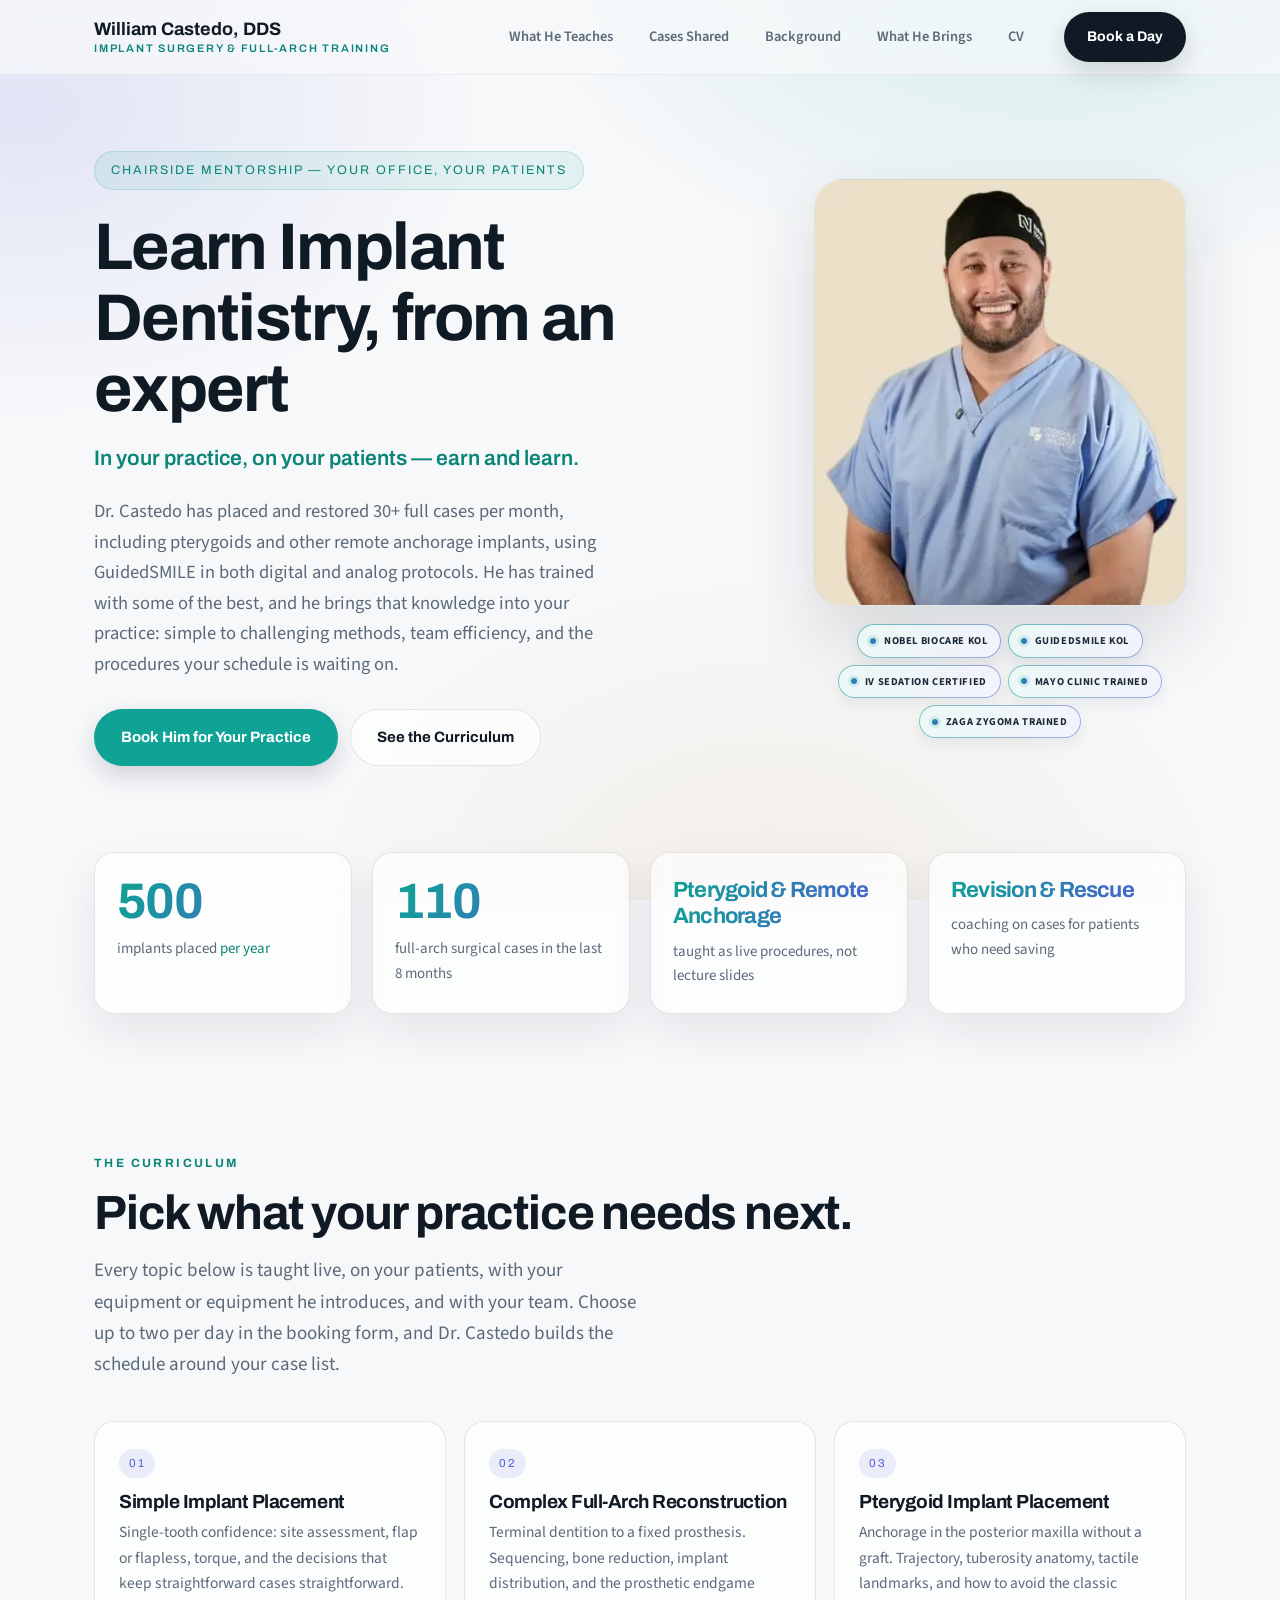
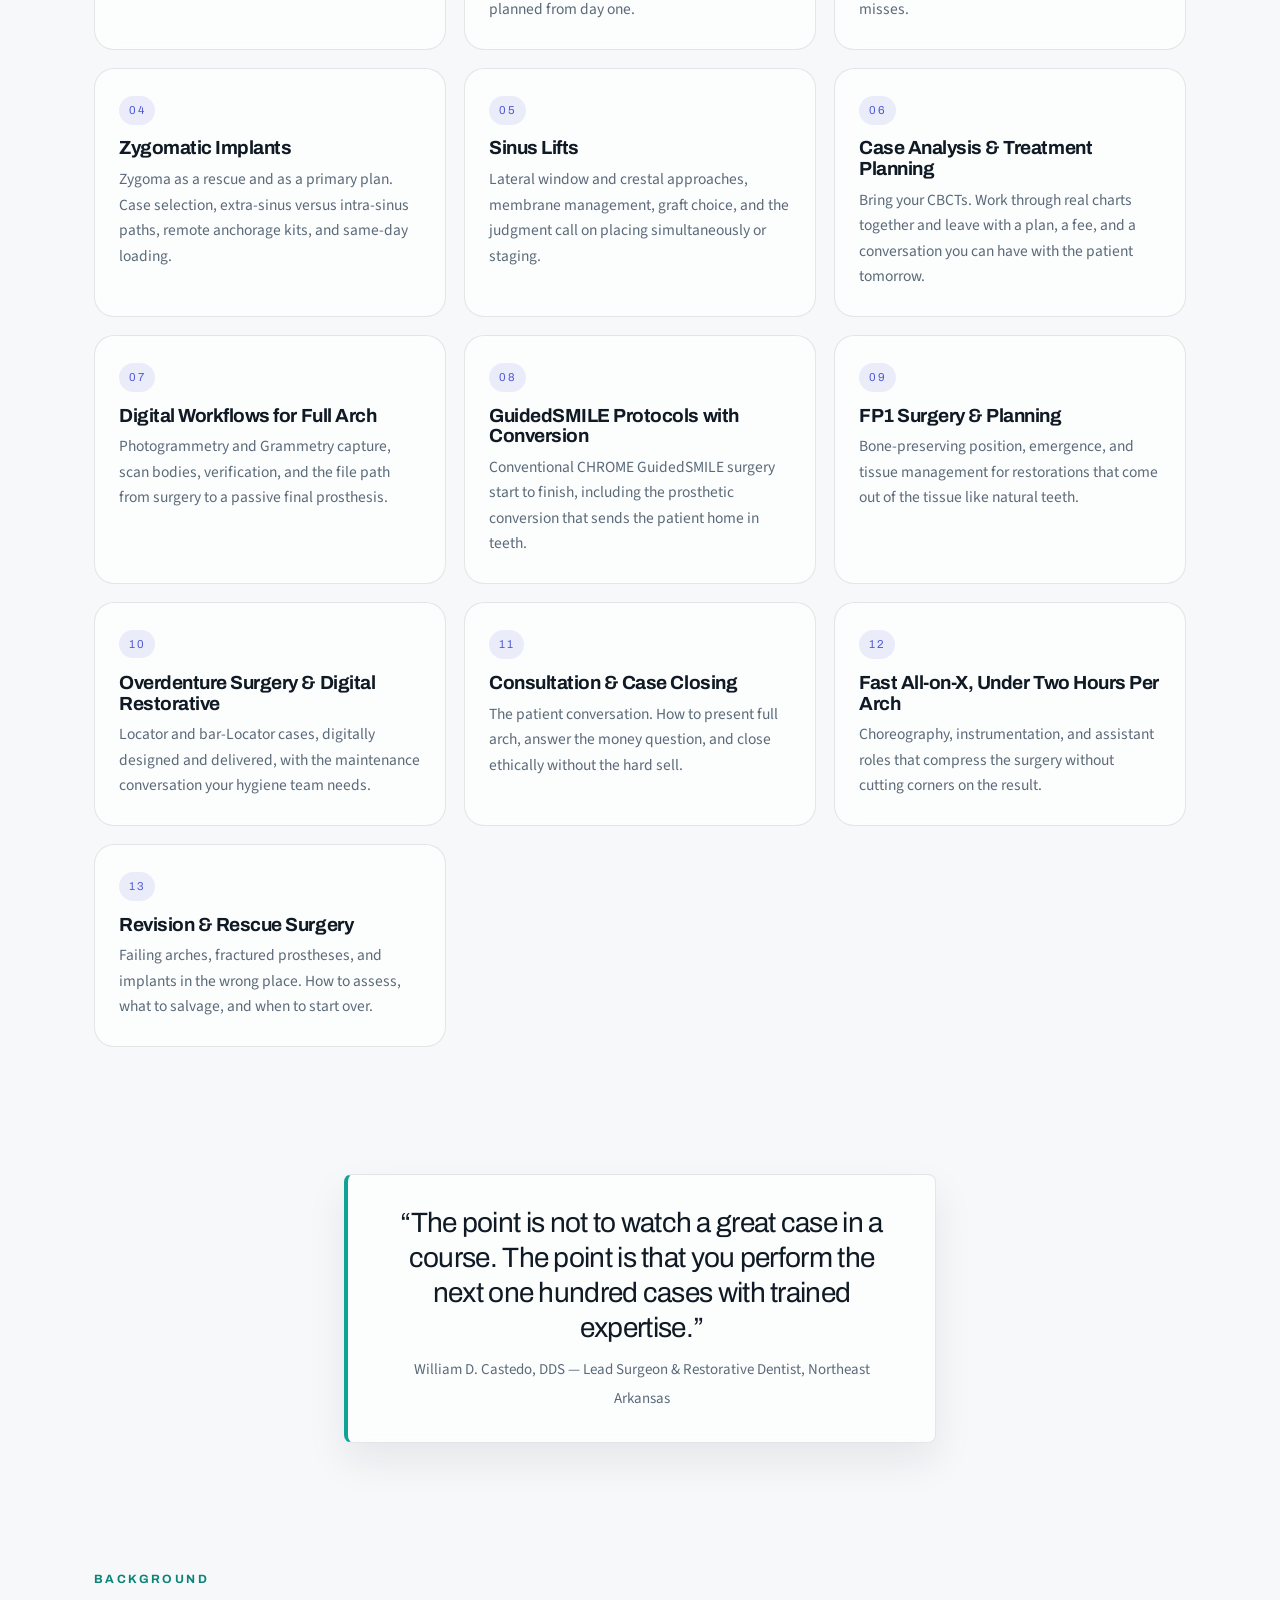
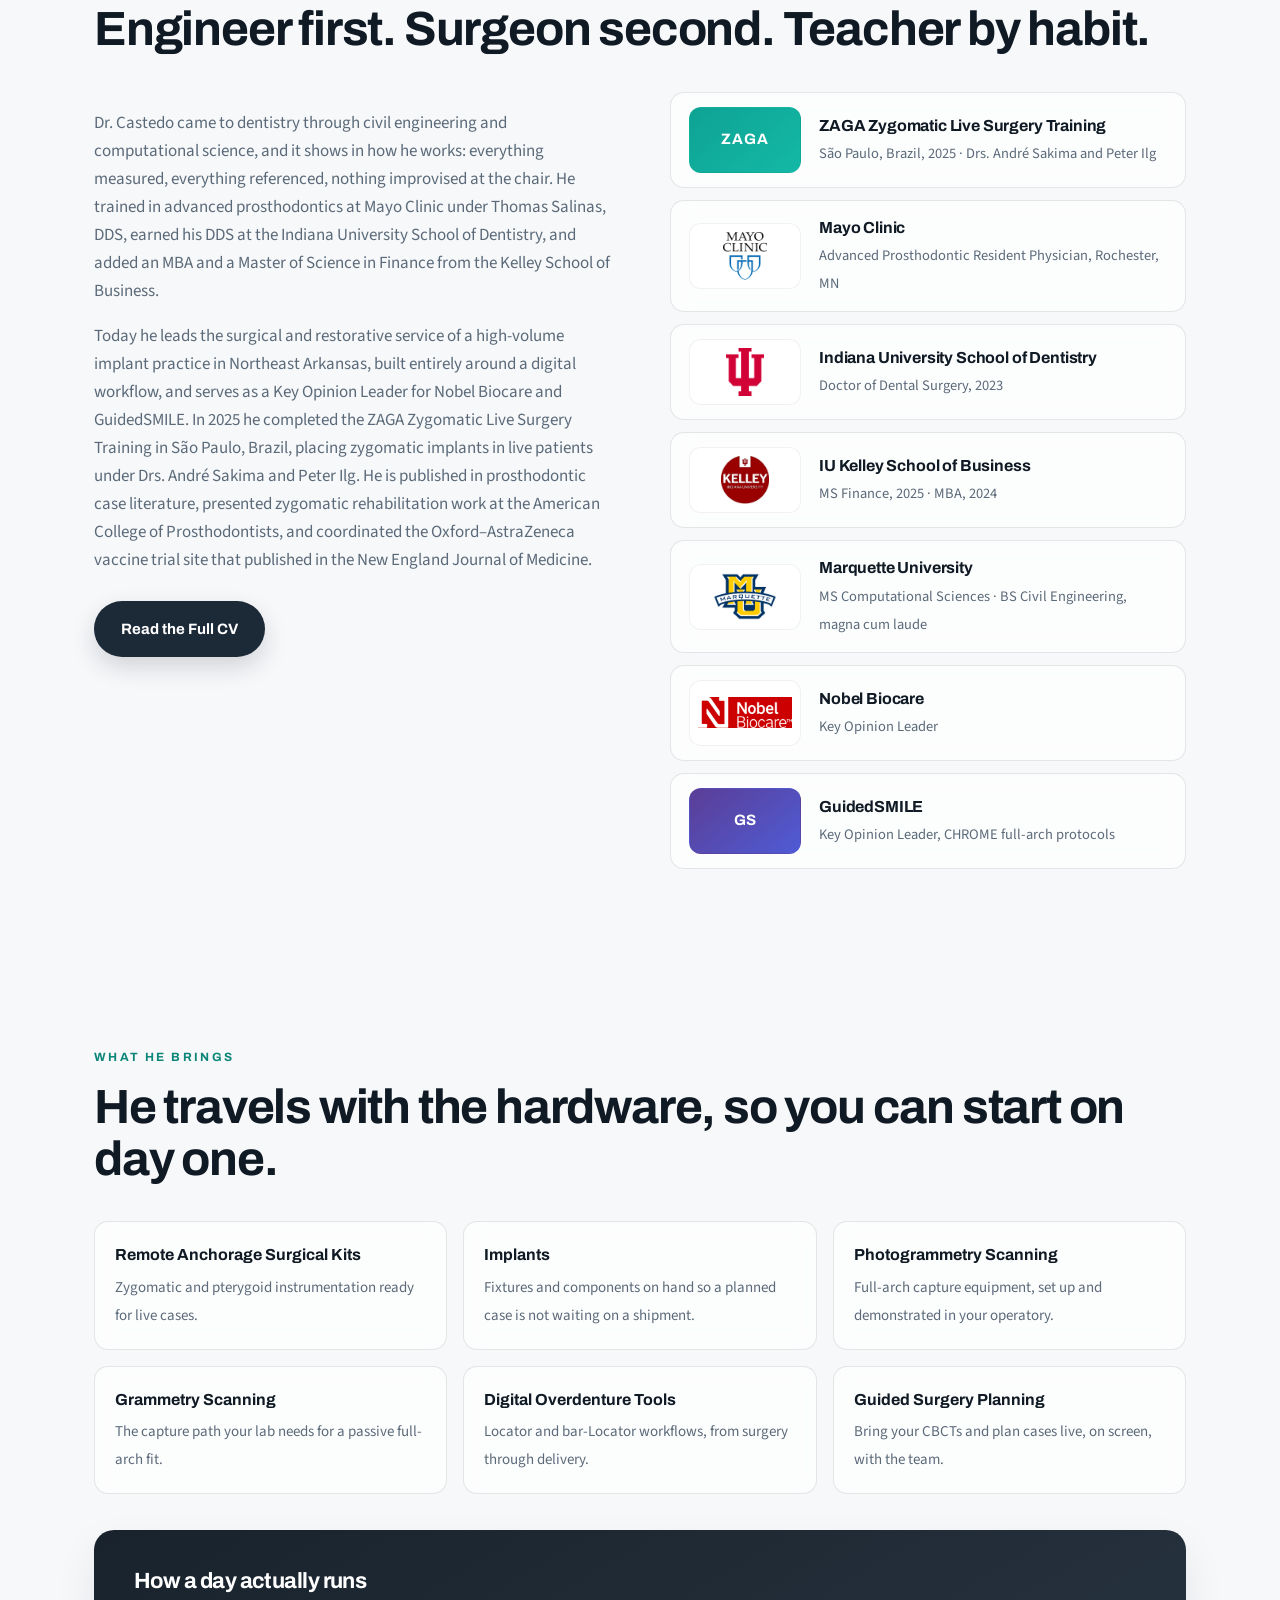
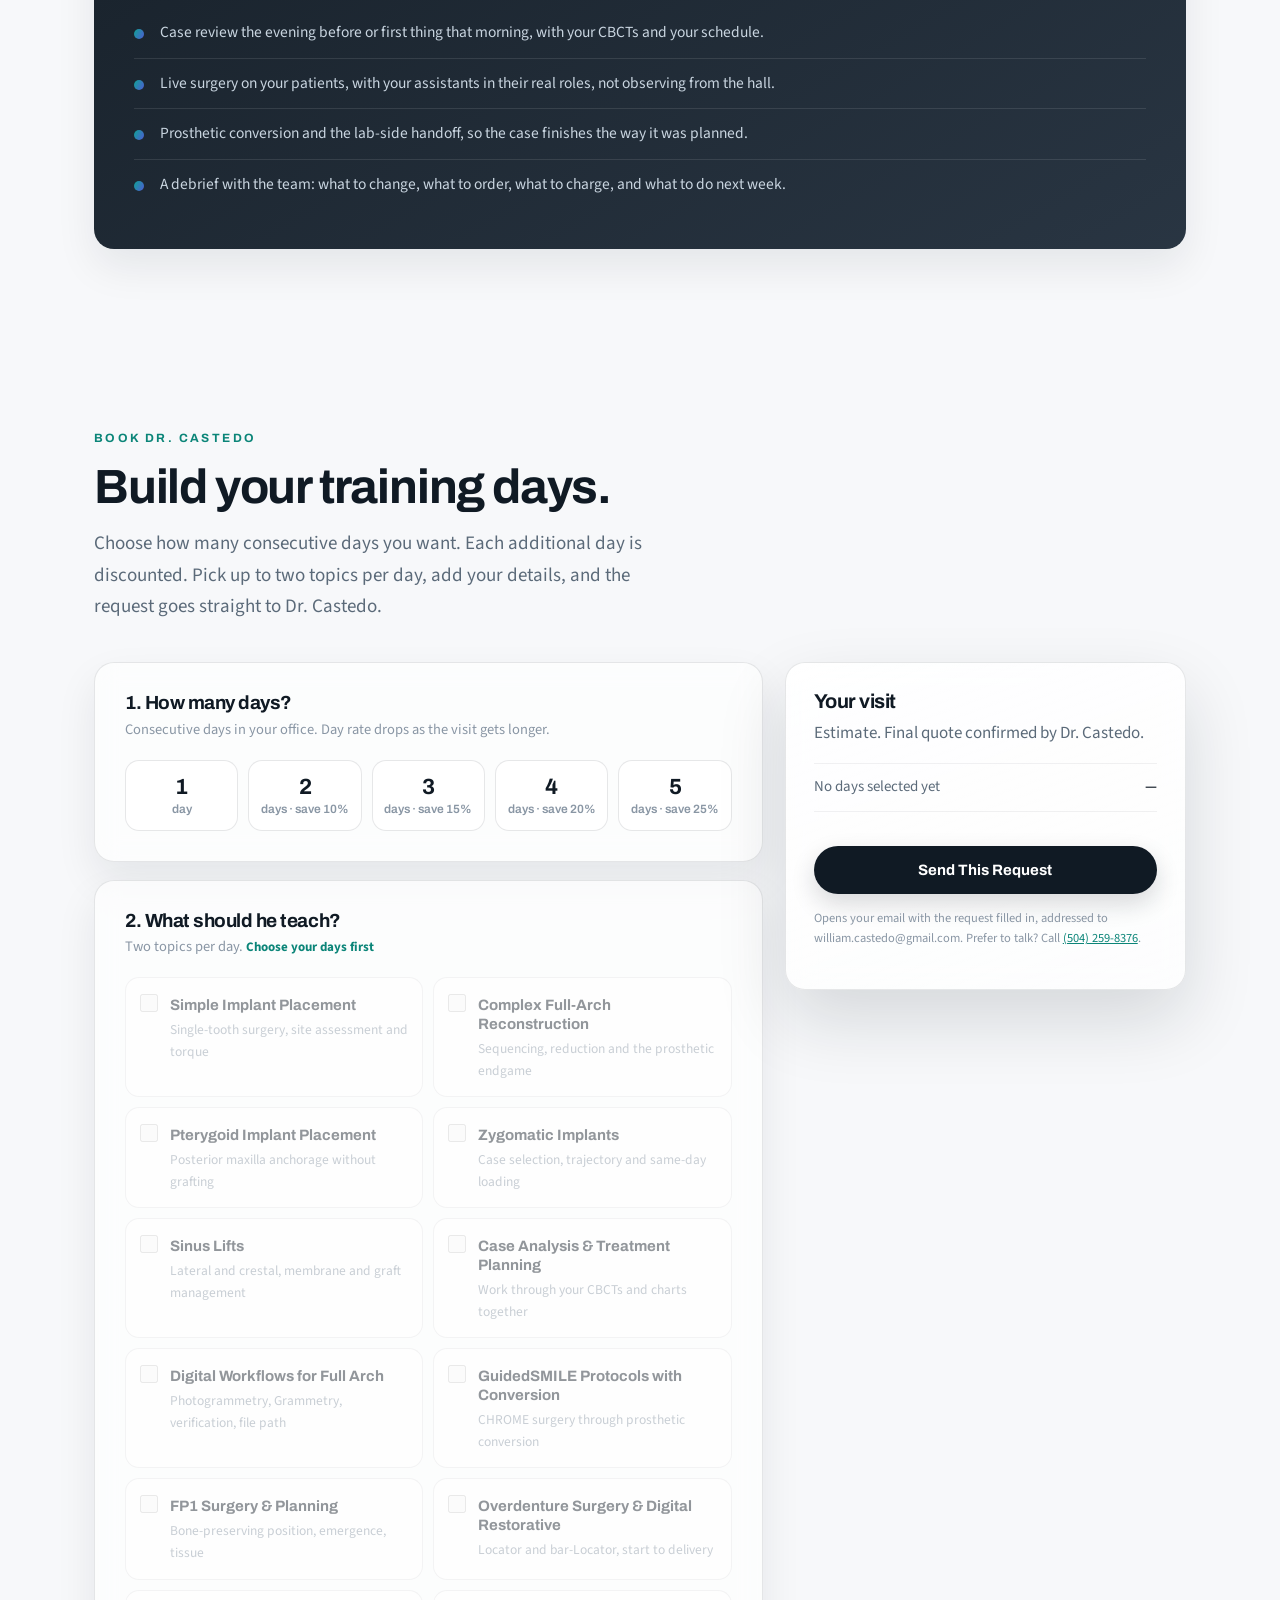
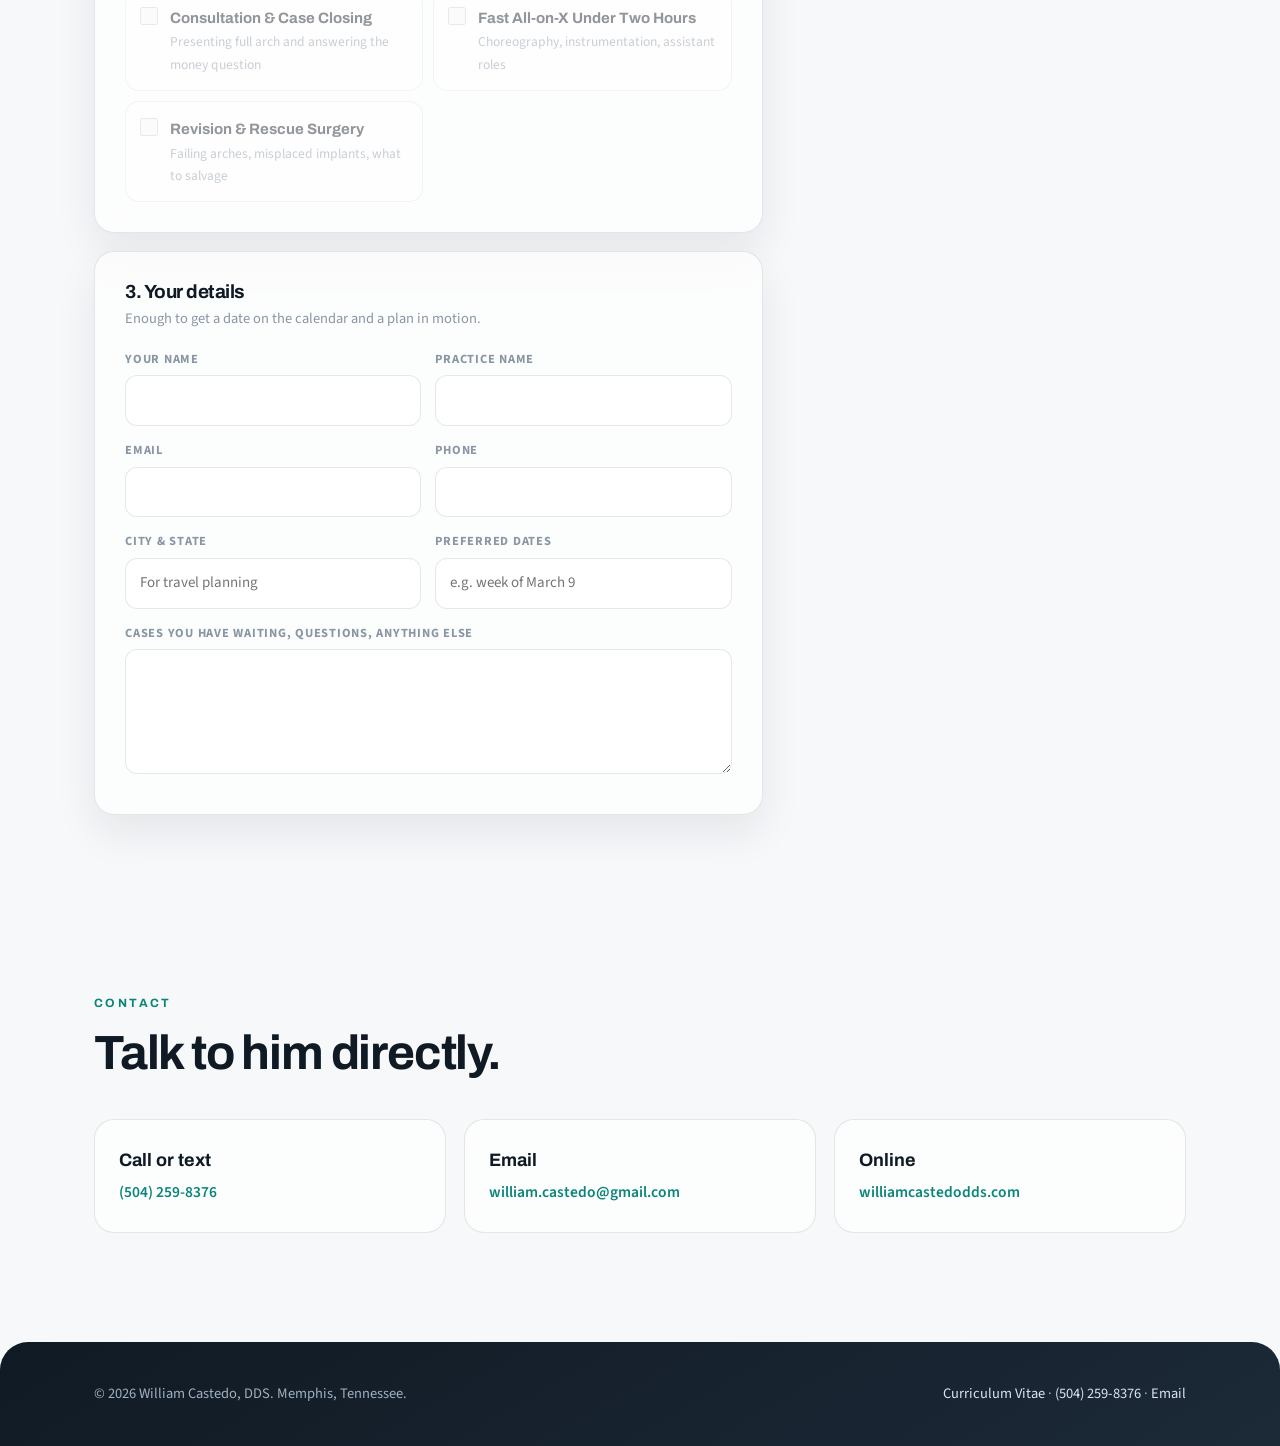
<file: index.html>
<!DOCTYPE html>
<html lang="en">
<head>
<meta charset="utf-8">
<meta name="viewport" content="width=device-width, initial-scale=1">
<title>Dr. William Castedo, DDS - Implant Surgery Training &amp; Full-Arch Mentorship</title>
<meta name="description" content="Hire Dr. William Castedo, DDS for in-office implant training: single-tooth to full-arch, pterygoid and zygomatic implants, sinus lifts, GuidedSMILE protocols, FP1, fast All-on-X and digital workflows. Book one to five days.">
<meta property="og:title" content="Dr. William Castedo, DDS - Implant Surgery Training">
<meta property="og:description" content="500 implants placed this year. 110 full-arch cases restored. Bring that experience into your operatory.">
<link rel="preconnect" href="https://fonts.googleapis.com"><link rel="preconnect" href="https://fonts.gstatic.com" crossorigin>
<link href="https://fonts.googleapis.com/css2?family=Archivo:wght@600;700&family=Source+Sans+3:wght@400;600;700&display=swap" rel="stylesheet">
<link rel="stylesheet" href="css/styles.css">
</head>
<body>

<header class="head"><div class="wrap">
  <a class="brand" href="index.html">William Castedo, DDS<small>Implant Surgery &amp; Full-Arch Training</small></a>
  <nav class="nav" aria-label="Main">
    <a href="#teach">What He Teaches</a>
    <a href="cases.html">Cases Shared</a>
    <a href="#background">Background</a>
    <a href="#kit">What He Brings</a>
    <a href="cv.html">CV</a>
  </nav>
  <a class="btn" href="#book">Book a Day</a>
</div></header>

<main>
<section class="hero">
  <div class="wrap">
    <div>
      <p class="kicker">Chairside Mentorship &mdash; Your Office, Your Patients</p>
      <h1>Learn Implant Dentistry, from an expert</h1>
      <p class="sub-h1">In your practice, on your patients &mdash; earn and learn.</p>
      <p class="intro">Dr. Castedo has placed and restored 30+ full cases per month, including pterygoids and other remote anchorage implants, using GuidedSMILE in both digital and analog protocols. He has trained with some of the best, and he brings that knowledge into your practice: simple to challenging methods, team efficiency, and the procedures your schedule is waiting on.</p>
      <div class="ctas">
        <a class="btn teal" href="#book">Book Him for Your Practice</a>
        <a class="btn ghost" href="#teach">See the Curriculum</a>
      </div>
    </div>
    <div class="portrait">
      <div class="plate"><img src="images/dr-castedo.webp" alt="Dr. William Castedo, DDS" width="433" height="498"></div>
      <div class="tagstrip">
        <span>Nobel Biocare KOL</span><span>GuidedSMILE KOL</span><span>IV Sedation Certified</span><span>Mayo Clinic Trained</span><span>ZAGA Zygoma Trained</span>
      </div>
    </div>
  </div>
</section>

<section class="stats">
  <div class="wrap">
    <div class="stat"><b>500</b><span>implants placed <i>per year</i></span></div>
    <div class="stat"><b>110</b><span>full-arch surgical cases in the last 8 months</span></div>
    <div class="stat note"><b>Pterygoid &amp; Remote Anchorage</b><span>taught as live procedures, not lecture slides</span></div>
    <div class="stat note"><b>Revision &amp; Rescue</b><span>coaching on cases for patients who need saving</span></div>
  </div>
</section>

<section class="sec" id="teach">
  <div class="wrap">
    <p class="eyebrow">The Curriculum</p>
    <h2 class="h">Pick what your practice needs next.</h2>
    <p class="lede" style="margin-top:16px">Every topic below is taught live, on your patients, with your equipment or equipment he introduces, and with your team. Choose up to two per day in the booking form, and Dr. Castedo builds the schedule around your case list.</p>
    <div class="grid3">
      <article class="tcard"><span class="num">01</span><h3>Simple Implant Placement</h3><p>Single-tooth confidence: site assessment, flap or flapless, torque, and the decisions that keep straightforward cases straightforward.</p></article>
      <article class="tcard"><span class="num">02</span><h3>Complex Full-Arch Reconstruction</h3><p>Terminal dentition to a fixed prosthesis. Sequencing, bone reduction, implant distribution, and the prosthetic endgame planned from day one.</p></article>
      <article class="tcard"><span class="num">03</span><h3>Pterygoid Implant Placement</h3><p>Anchorage in the posterior maxilla without a graft. Trajectory, tuberosity anatomy, tactile landmarks, and how to avoid the classic misses.</p></article>
      <article class="tcard"><span class="num">04</span><h3>Zygomatic Implants</h3><p>Zygoma as a rescue and as a primary plan. Case selection, extra-sinus versus intra-sinus paths, remote anchorage kits, and same-day loading.</p></article>
      <article class="tcard"><span class="num">05</span><h3>Sinus Lifts</h3><p>Lateral window and crestal approaches, membrane management, graft choice, and the judgment call on placing simultaneously or staging.</p></article>
      <article class="tcard"><span class="num">06</span><h3>Case Analysis &amp; Treatment Planning</h3><p>Bring your CBCTs. Work through real charts together and leave with a plan, a fee, and a conversation you can have with the patient tomorrow.</p></article>
      <article class="tcard"><span class="num">07</span><h3>Digital Workflows for Full Arch</h3><p>Photogrammetry and Grammetry capture, scan bodies, verification, and the file path from surgery to a passive final prosthesis.</p></article>
      <article class="tcard"><span class="num">08</span><h3>GuidedSMILE Protocols with Conversion</h3><p>Conventional CHROME GuidedSMILE surgery start to finish, including the prosthetic conversion that sends the patient home in teeth.</p></article>
      <article class="tcard"><span class="num">09</span><h3>FP1 Surgery &amp; Planning</h3><p>Bone-preserving position, emergence, and tissue management for restorations that come out of the tissue like natural teeth.</p></article>
      <article class="tcard"><span class="num">10</span><h3>Overdenture Surgery &amp; Digital Restorative</h3><p>Locator and bar-Locator cases, digitally designed and delivered, with the maintenance conversation your hygiene team needs.</p></article>
      <article class="tcard"><span class="num">11</span><h3>Consultation &amp; Case Closing</h3><p>The patient conversation. How to present full arch, answer the money question, and close ethically without the hard sell.</p></article>
      <article class="tcard"><span class="num">12</span><h3>Fast All-on-X, Under Two Hours Per Arch</h3><p>Choreography, instrumentation, and assistant roles that compress the surgery without cutting corners on the result.</p></article>
      <article class="tcard"><span class="num">13</span><h3>Revision &amp; Rescue Surgery</h3><p>Failing arches, fractured prostheses, and implants in the wrong place. How to assess, what to salvage, and when to start over.</p></article>
    </div>
  </div>
</section>

<section class="sec quote">
  <div class="wrap">
    <blockquote>
      <p>&ldquo;The point is not to watch a great case in a course. The point is that you perform the next one hundred cases with trained expertise.&rdquo;</p>
      <cite>William D. Castedo, DDS &mdash; Lead Surgeon &amp; Restorative Dentist, Northeast Arkansas</cite>
    </blockquote>
  </div>
</section>

<section class="sec" id="background">
  <div class="wrap">
    <p class="eyebrow">Background</p>
    <h2 class="h">Engineer first. Surgeon second. Teacher by habit.</h2>
    <div class="split" style="margin-top:36px">
      <div>
        <p>Dr. Castedo came to dentistry through civil engineering and computational science, and it shows in how he works: everything measured, everything referenced, nothing improvised at the chair. He trained in advanced prosthodontics at Mayo Clinic under Thomas Salinas, DDS, earned his DDS at the Indiana University School of Dentistry, and added an MBA and a Master of Science in Finance from the Kelley School of Business.</p>
        <p>Today he leads the surgical and restorative service of a high-volume implant practice in Northeast Arkansas, built entirely around a digital workflow, and serves as a Key Opinion Leader for Nobel Biocare and GuidedSMILE. In 2025 he completed the ZAGA Zygomatic Live Surgery Training in S&atilde;o Paulo, Brazil, placing zygomatic implants in live patients under Drs. Andr&eacute; Sakima and Peter Ilg. He is published in prosthodontic case literature, presented zygomatic rehabilitation work at the American College of Prosthodontists, and coordinated the Oxford&ndash;AstraZeneca vaccine trial site that published in the New England Journal of Medicine.</p>
        <p style="margin-top:26px"><a class="btn dark" href="cv.html">Read the Full CV</a></p>
      </div>
      <div>
        <div class="creds">
          <div class="cred"><div class="mark zaga">ZAGA</div><div><b>ZAGA Zygomatic Live Surgery Training</b><span>S&atilde;o Paulo, Brazil, 2025 &middot; Drs. Andr&eacute; Sakima and Peter Ilg</span></div></div>
          <div class="cred"><div class="mark"><img src="images/logo-mayo.png" alt="Mayo Clinic"></div><div><b>Mayo Clinic</b><span>Advanced Prosthodontic Resident Physician, Rochester, MN</span></div></div>
          <div class="cred"><div class="mark"><img src="images/logo-iu.png" alt="Indiana University"></div><div><b>Indiana University School of Dentistry</b><span>Doctor of Dental Surgery, 2023</span></div></div>
          <div class="cred"><div class="mark"><img src="images/logo-kelley.png" alt="Kelley School of Business, Indiana University"></div><div><b>IU Kelley School of Business</b><span>MS Finance, 2025 &middot; MBA, 2024</span></div></div>
          <div class="cred"><div class="mark"><img src="images/logo-marquette.png" alt="Marquette University"></div><div><b>Marquette University</b><span>MS Computational Sciences &middot; BS Civil Engineering, magna cum laude</span></div></div>
          <div class="cred"><div class="mark"><img src="images/logo-nobel.png" alt="Nobel Biocare"></div><div><b>Nobel Biocare</b><span>Key Opinion Leader</span></div></div>
          <div class="cred"><div class="mark gs">GS</div><div><b>GuidedSMILE</b><span>Key Opinion Leader, CHROME full-arch protocols</span></div></div>
        </div>
      </div>
    </div>
  </div>
</section>

<section class="sec" id="kit">
  <div class="wrap">
    <p class="eyebrow">What He Brings</p>
    <h2 class="h">He travels with the hardware, so you can start on day one.</h2>
    <div class="kit">
      <div><b>Remote Anchorage Surgical Kits</b><span>Zygomatic and pterygoid instrumentation ready for live cases.</span></div>
      <div><b>Implants</b><span>Fixtures and components on hand so a planned case is not waiting on a shipment.</span></div>
      <div><b>Photogrammetry Scanning</b><span>Full-arch capture equipment, set up and demonstrated in your operatory.</span></div>
      <div><b>Grammetry Scanning</b><span>The capture path your lab needs for a passive full-arch fit.</span></div>
      <div><b>Digital Overdenture Tools</b><span>Locator and bar-Locator workflows, from surgery through delivery.</span></div>
      <div><b>Guided Surgery Planning</b><span>Bring your CBCTs and plan cases live, on screen, with the team.</span></div>
    </div>
    <div class="dark-panel" style="margin-top:36px">
      <h3>How a day actually runs</h3>
      <ul>
        <li>Case review the evening before or first thing that morning, with your CBCTs and your schedule.</li>
        <li>Live surgery on your patients, with your assistants in their real roles, not observing from the hall.</li>
        <li>Prosthetic conversion and the lab-side handoff, so the case finishes the way it was planned.</li>
        <li>A debrief with the team: what to change, what to order, what to charge, and what to do next week.</li>
      </ul>
    </div>
  </div>
</section>

<section class="sec book" id="book">
  <div class="wrap">
    <p class="eyebrow">Book Dr. Castedo</p>
    <h2 class="h">Build your training days.</h2>
    <p class="lede" style="margin-top:14px">Choose how many consecutive days you want. Each additional day is discounted. Pick up to two topics per day, add your details, and the request goes straight to Dr. Castedo.</p>

    <form class="layout" id="bookForm" novalidate>
      <div>
        <div class="panel">
          <h3>1. How many days?</h3>
          <p class="hint">Consecutive days in your office. Day rate drops as the visit gets longer.</p>
          <div class="days" id="days"></div>
        </div>

        <div class="panel">
          <h3>2. What should he teach?</h3>
          <p class="hint">Two topics per day. <span class="counter" id="counter">Choose your days first</span></p>
          <div class="topics" id="topics"></div>
        </div>

        <div class="panel">
          <h3>3. Your details</h3>
          <p class="hint">Enough to get a date on the calendar and a plan in motion.</p>
          <div class="fields">
            <label class="field"><span>Your name</span><input type="text" name="name" autocomplete="name" required></label>
            <label class="field"><span>Practice name</span><input type="text" name="practice" autocomplete="organization"></label>
            <label class="field"><span>Email</span><input type="email" name="email" autocomplete="email" required></label>
            <label class="field"><span>Phone</span><input type="tel" name="phone" autocomplete="tel"></label>
            <label class="field"><span>City &amp; state</span><input type="text" name="city" placeholder="For travel planning"></label>
            <label class="field"><span>Preferred dates</span><input type="text" name="dates" placeholder="e.g. week of March 9"></label>
            <label class="field full"><span>Cases you have waiting, questions, anything else</span><textarea name="notes" rows="4"></textarea></label>
          </div>
        </div>
      </div>

      <aside class="summary" aria-live="polite">
        <h3>Your visit</h3>
        <p class="hint" style="margin:6px 0 0">Estimate. Final quote confirmed by Dr. Castedo.</p>
        <div class="rows" id="rows"></div>
        <div class="chips" id="chips"></div>
        <button class="btn" type="submit" id="send">Send This Request</button>
        <p class="fineprint">Opens your email with the request filled in, addressed to william.castedo@gmail.com. Prefer to talk? Call <a href="tel:5042598376">(504) 259-8376</a>.</p>
      </aside>
    </form>
  </div>
</section>

<section class="sec contact">
  <div class="wrap">
    <p class="eyebrow">Contact</p>
    <h2 class="h">Talk to him directly.</h2>
    <div class="grid3">
      <div class="tcard"><b>Call or text</b><p><a href="tel:5042598376">(504) 259-8376</a></p></div>
      <div class="tcard"><b>Email</b><p><a href="mailto:william.castedo@gmail.com">william.castedo@gmail.com</a></p></div>
      <div class="tcard"><b>Online</b><p><a href="https://www.williamcastedodds.com">williamcastedodds.com</a></p></div>
    </div>
  </div>
</section>
</main>

<footer><div class="wrap">
  <span>&copy; 2026 William Castedo, DDS. Memphis, Tennessee.</span>
  <span><a href="cv.html">Curriculum Vitae</a> &middot; <a href="tel:5042598376">(504) 259-8376</a> &middot; <a href="mailto:william.castedo@gmail.com">Email</a></span>
</div></footer>

<script src="js/main.js"></script>
</body>
</html>
</file>
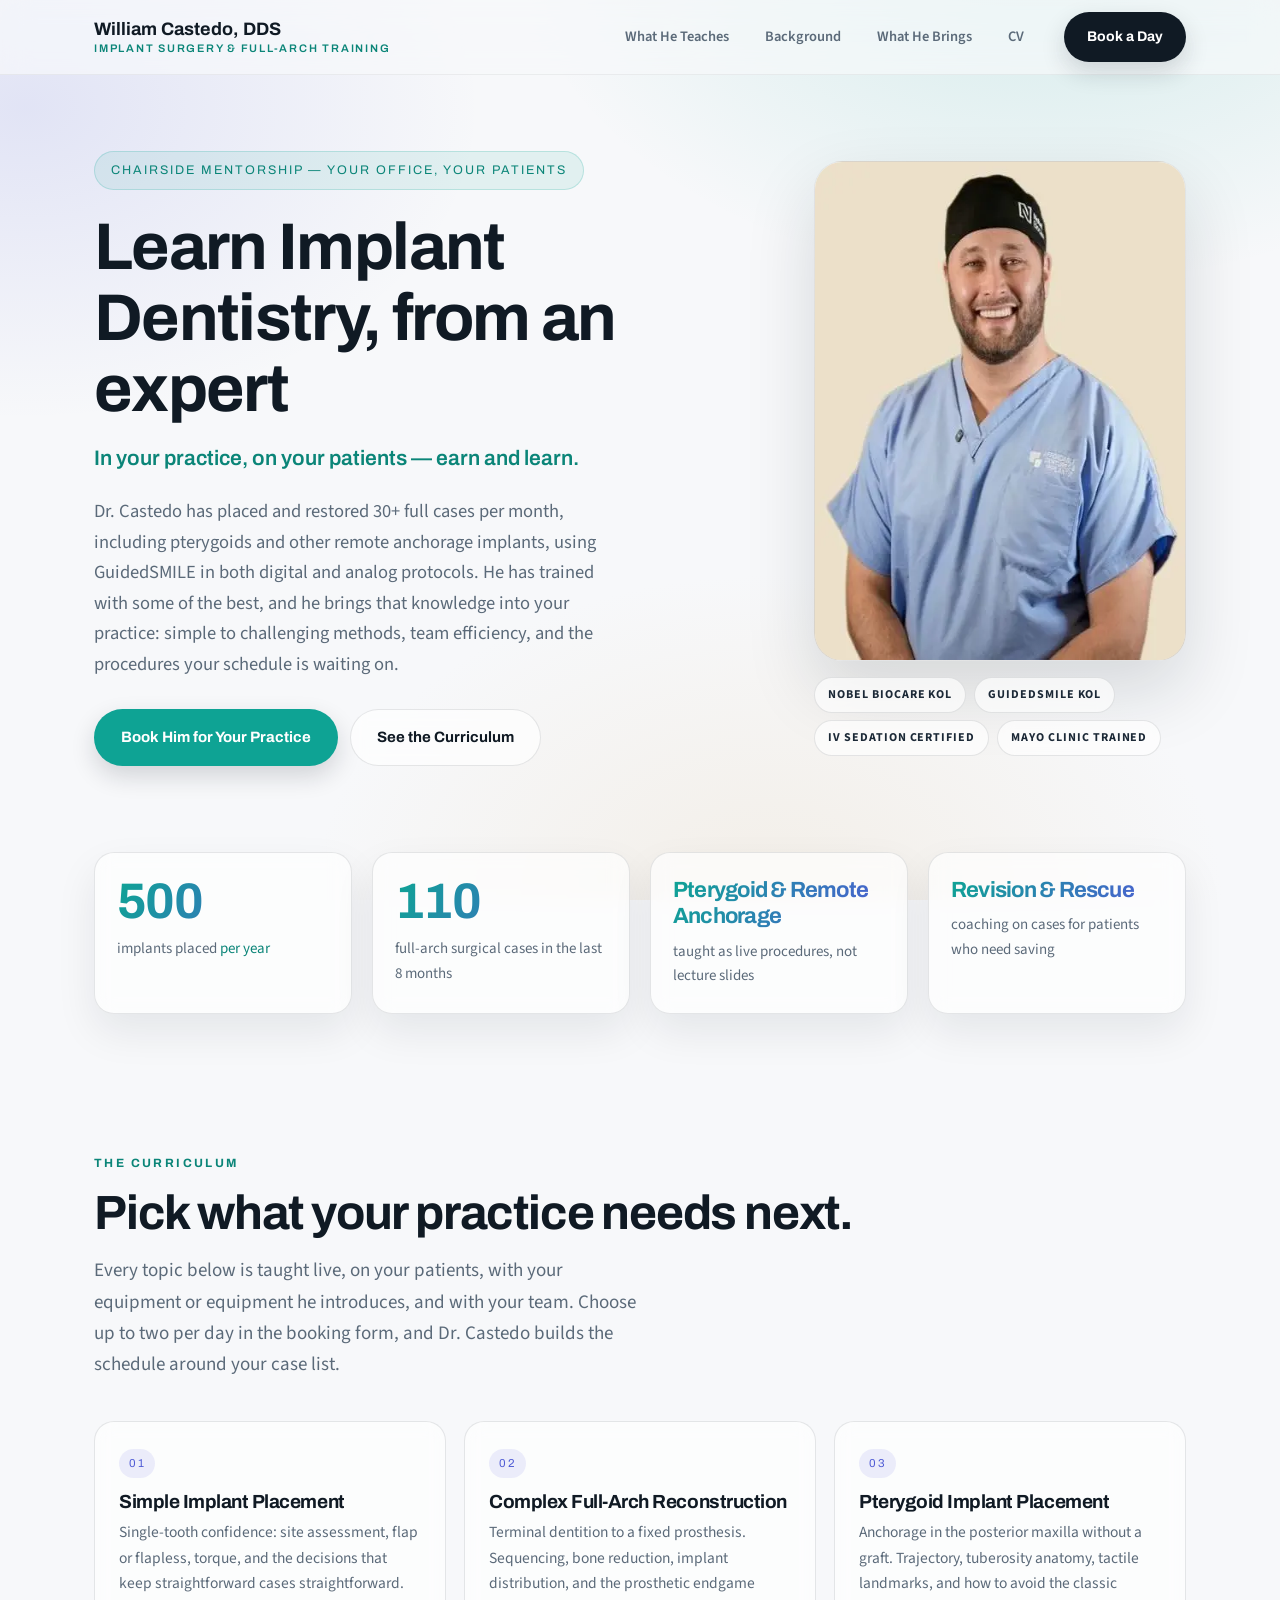
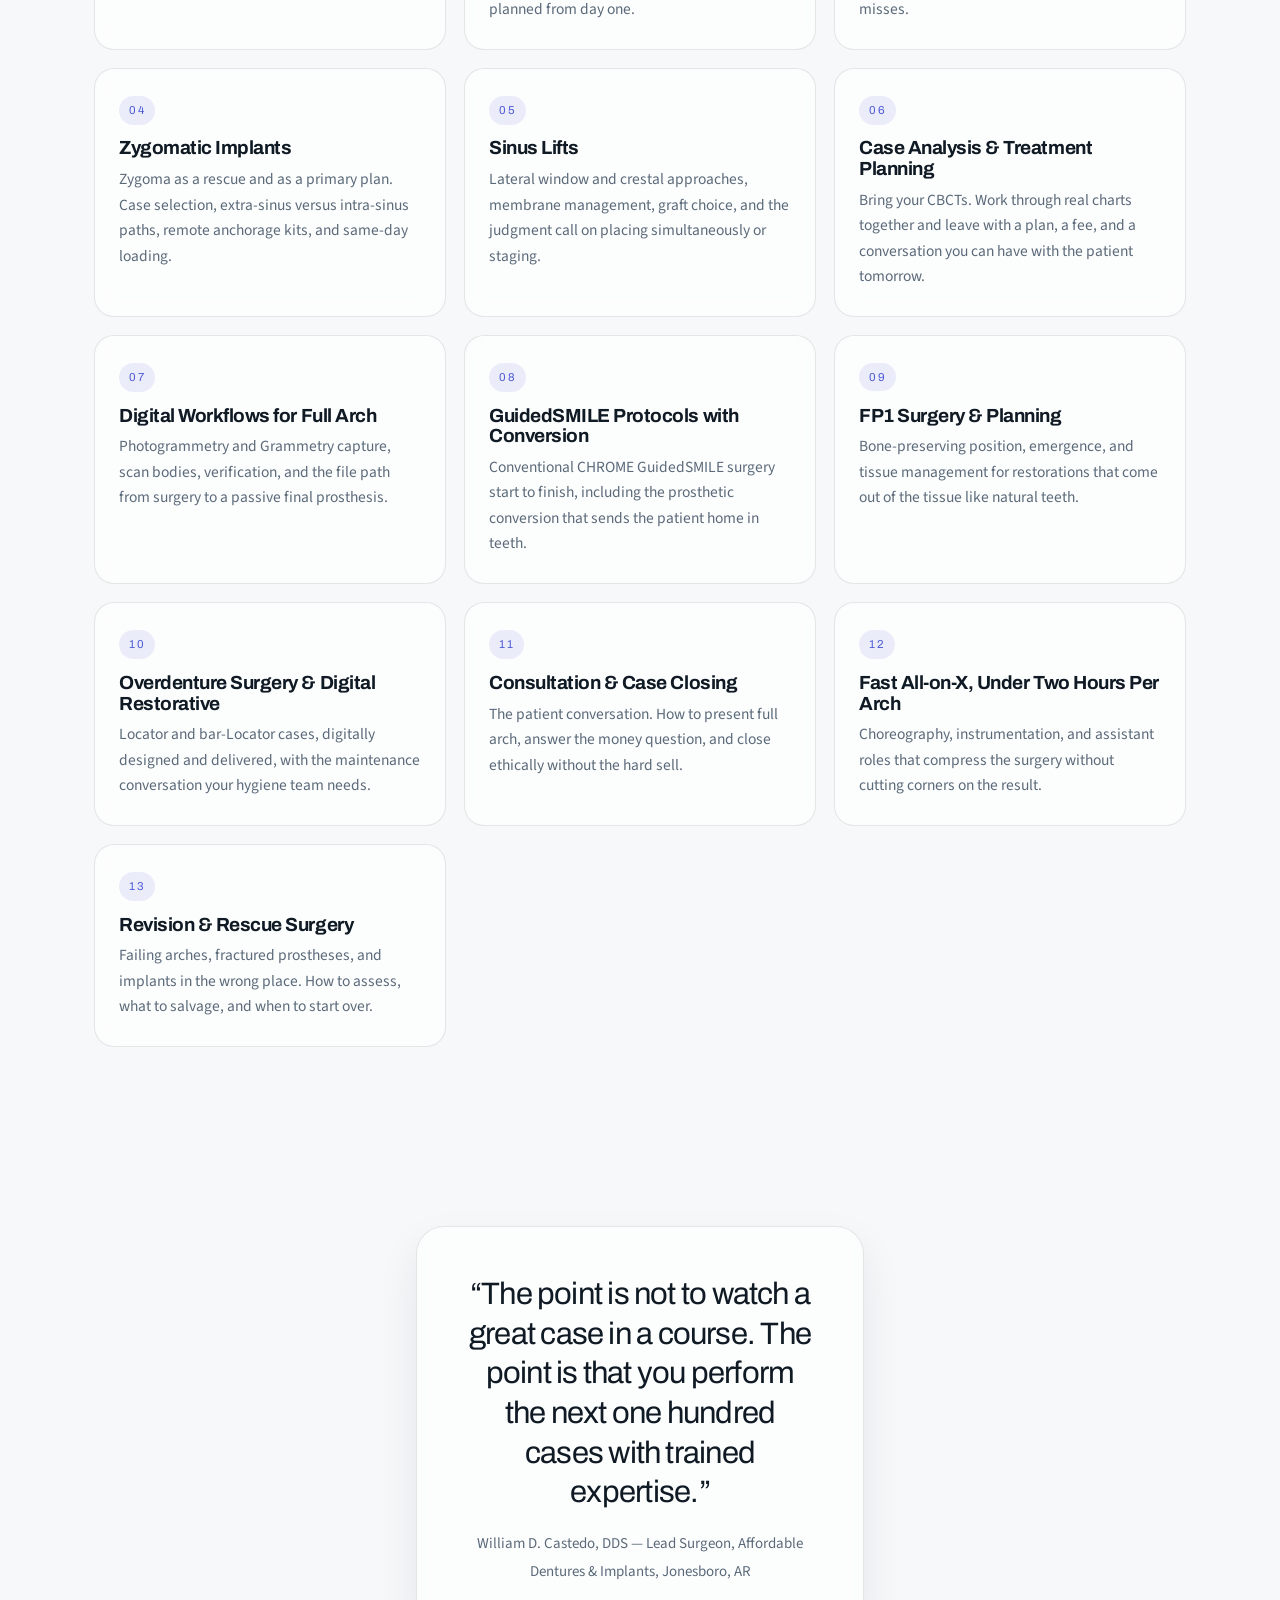
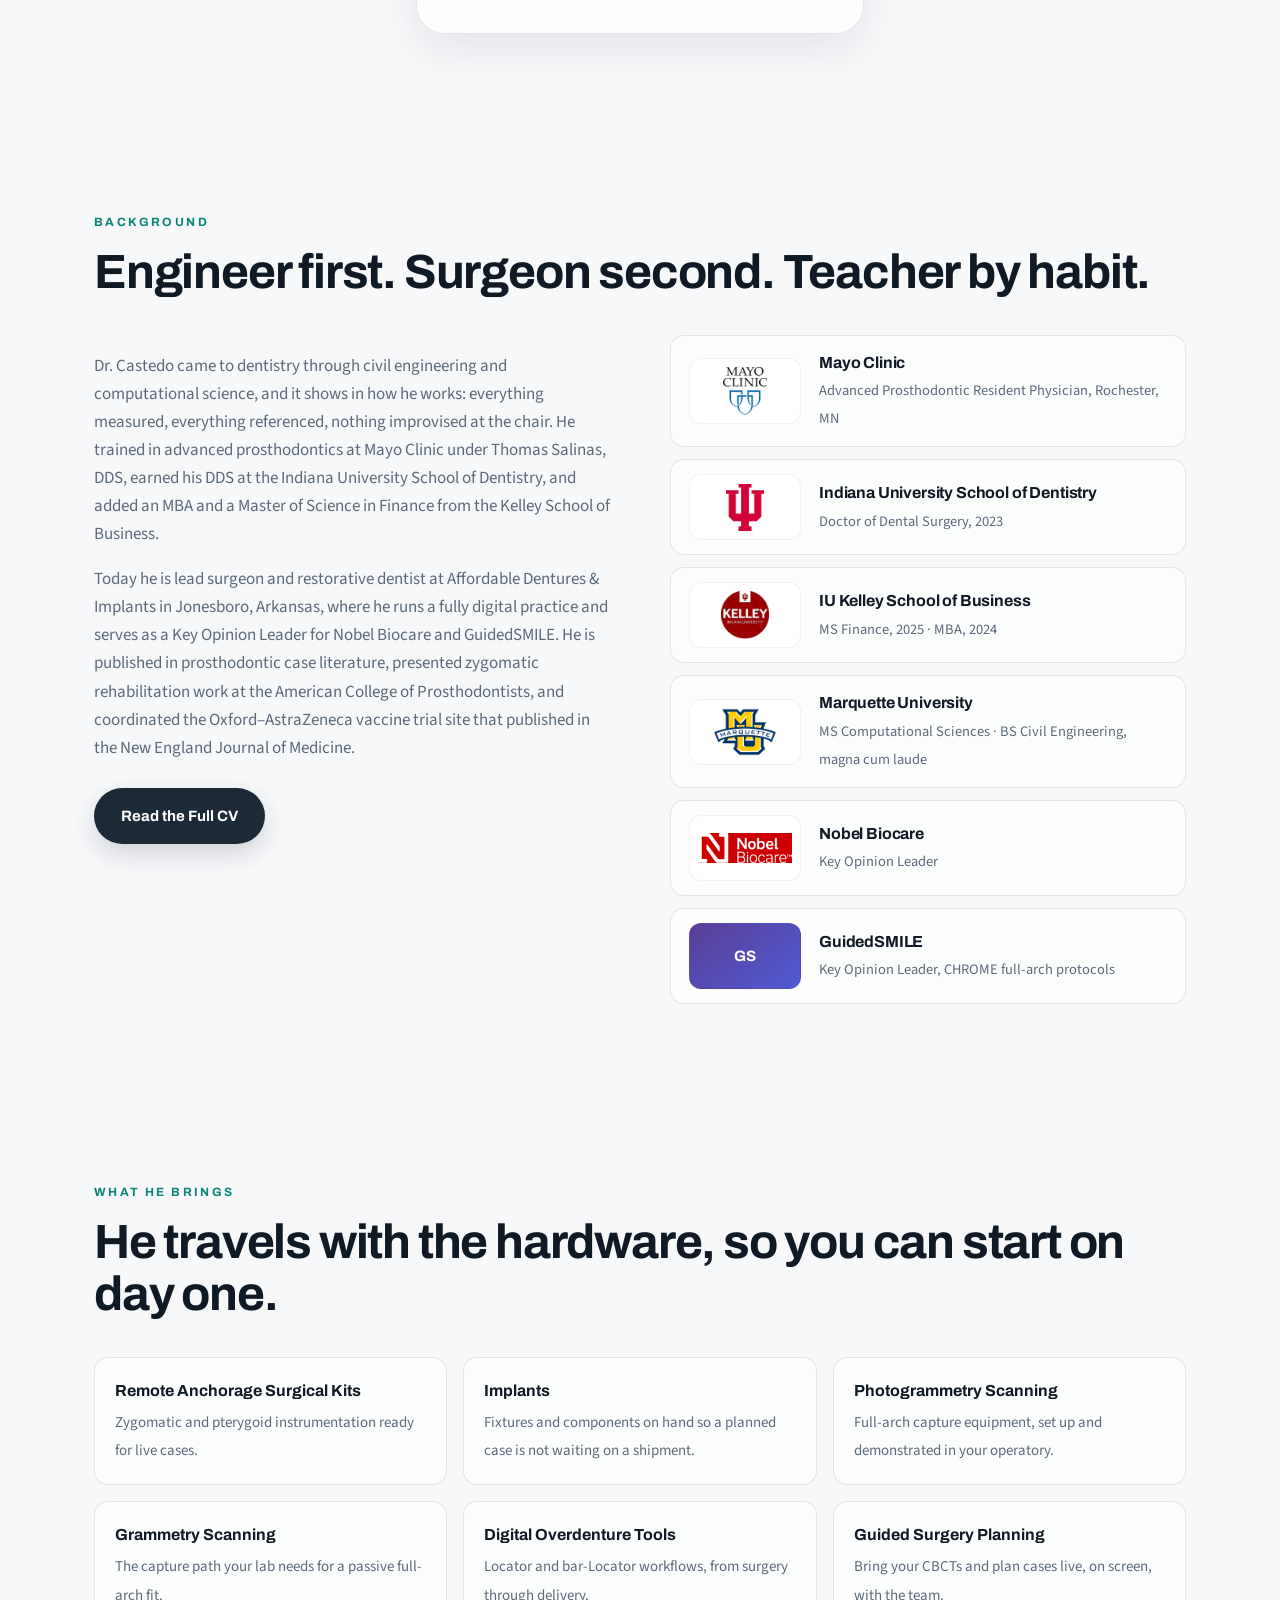
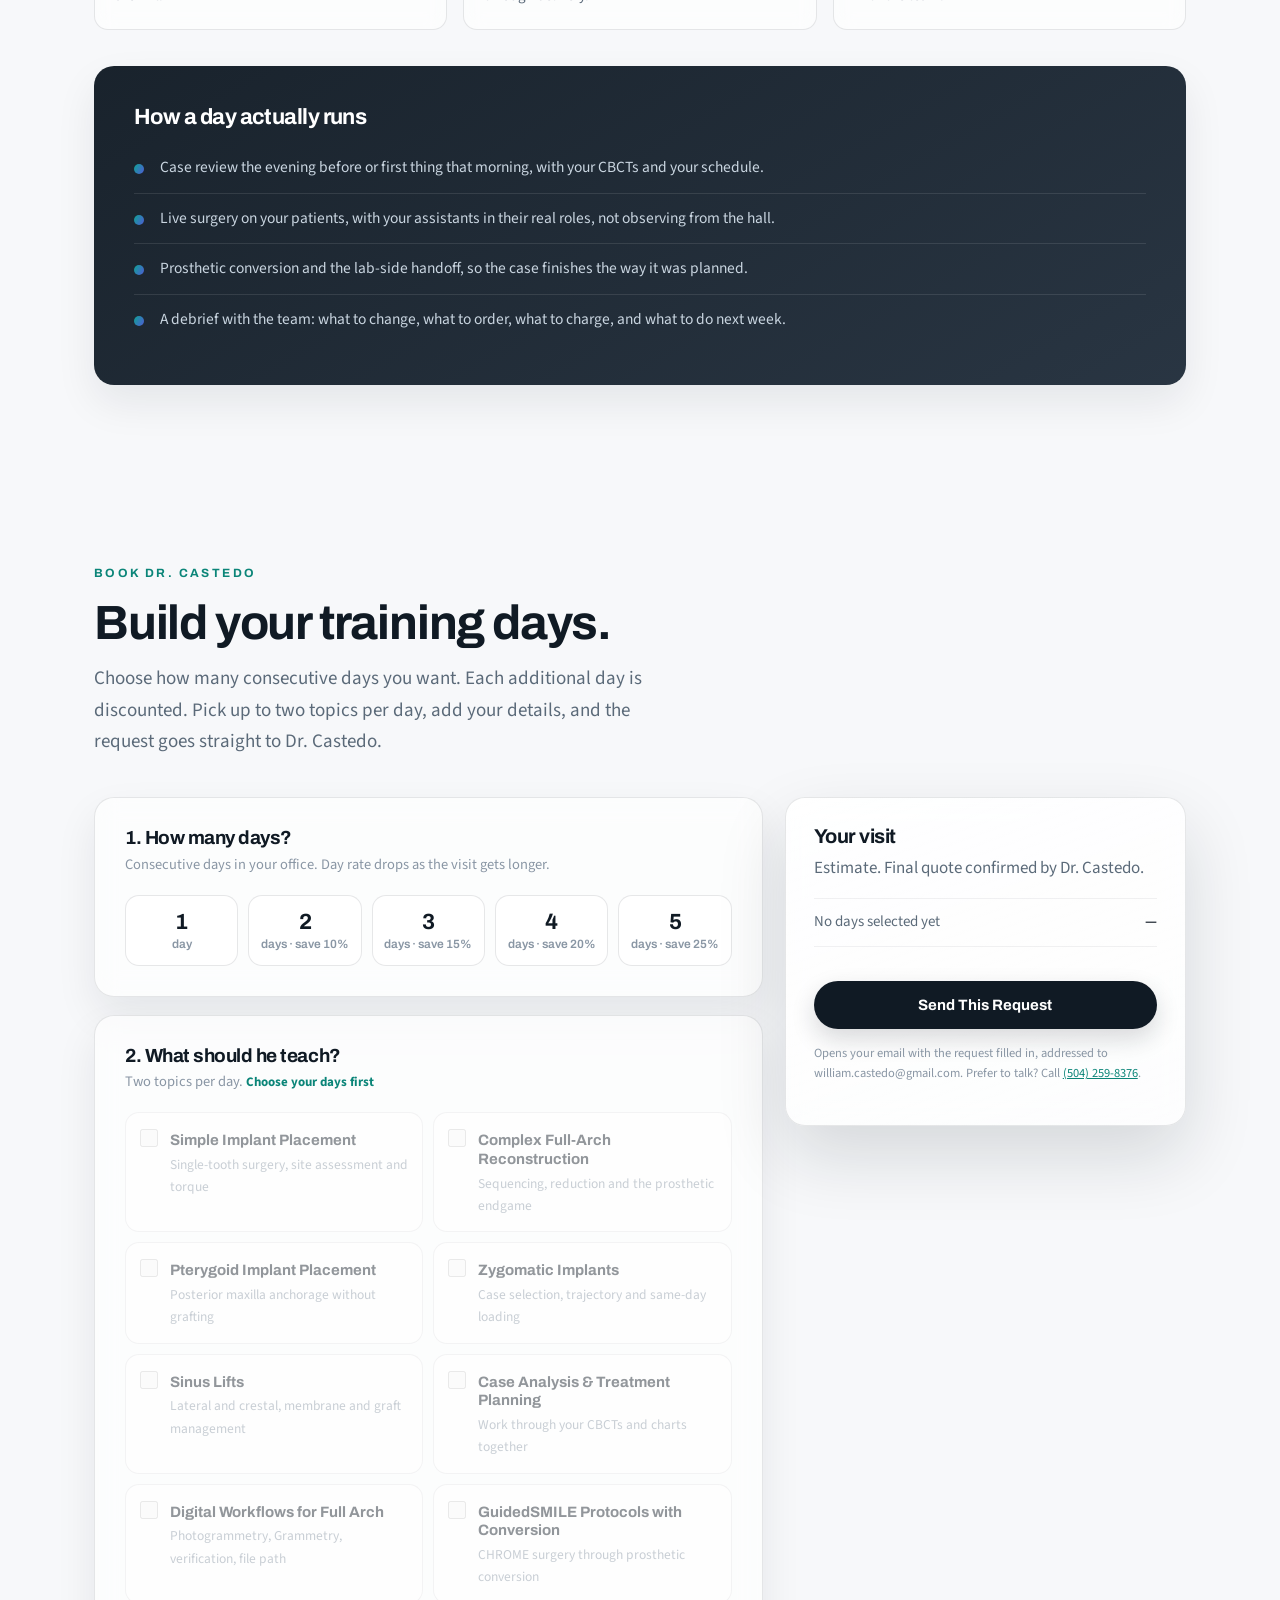
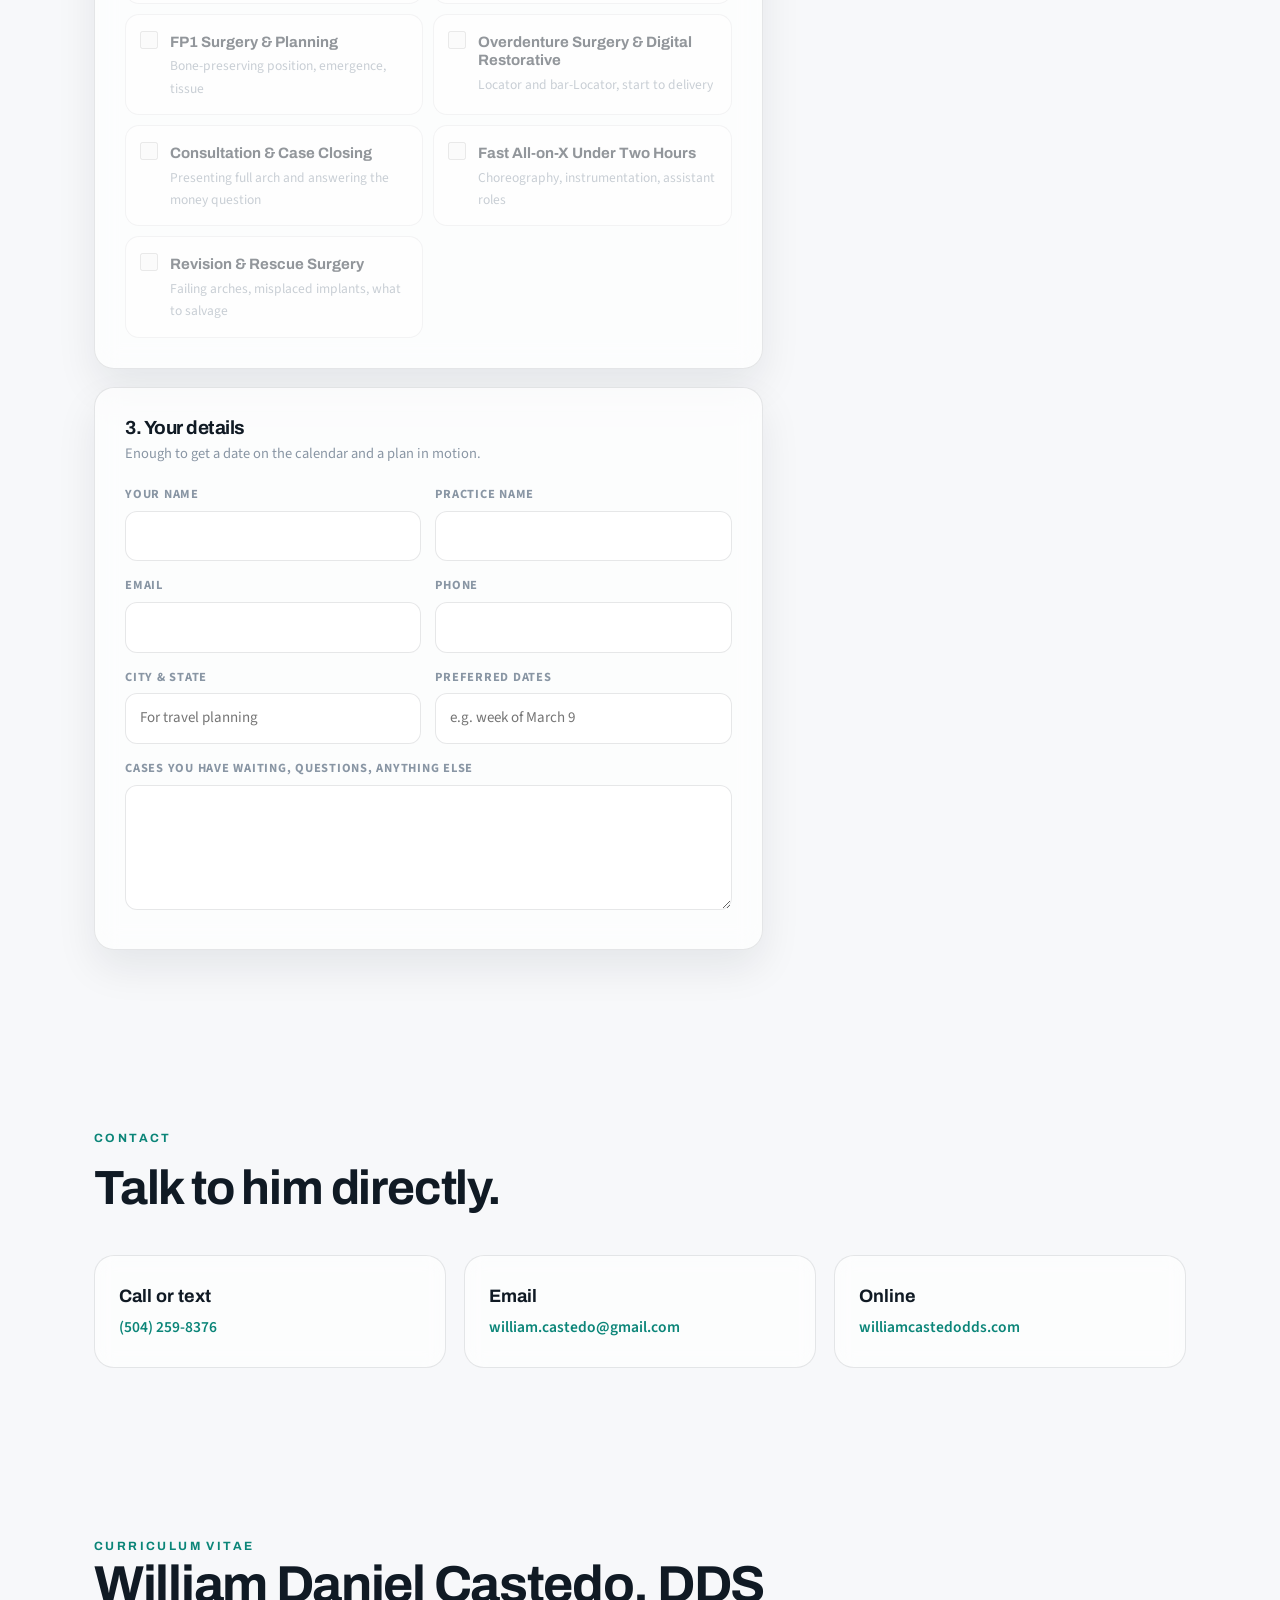
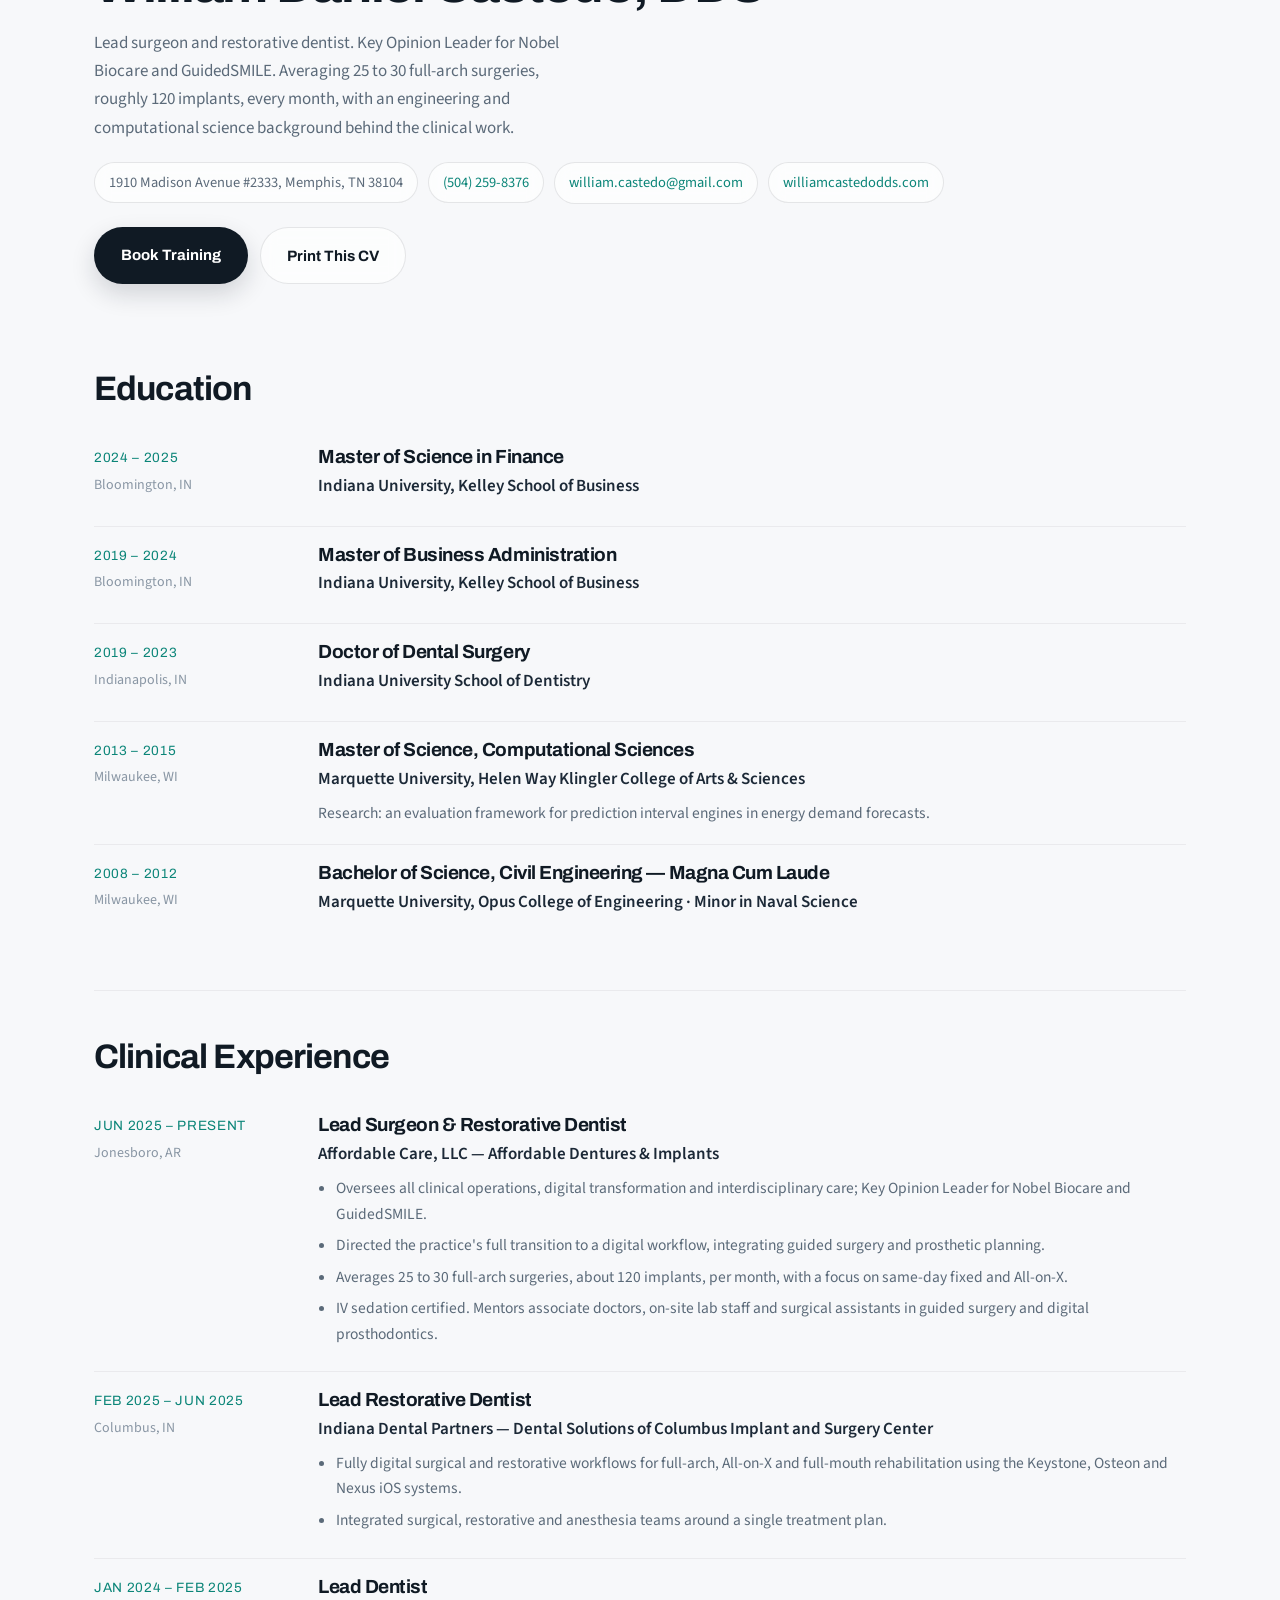
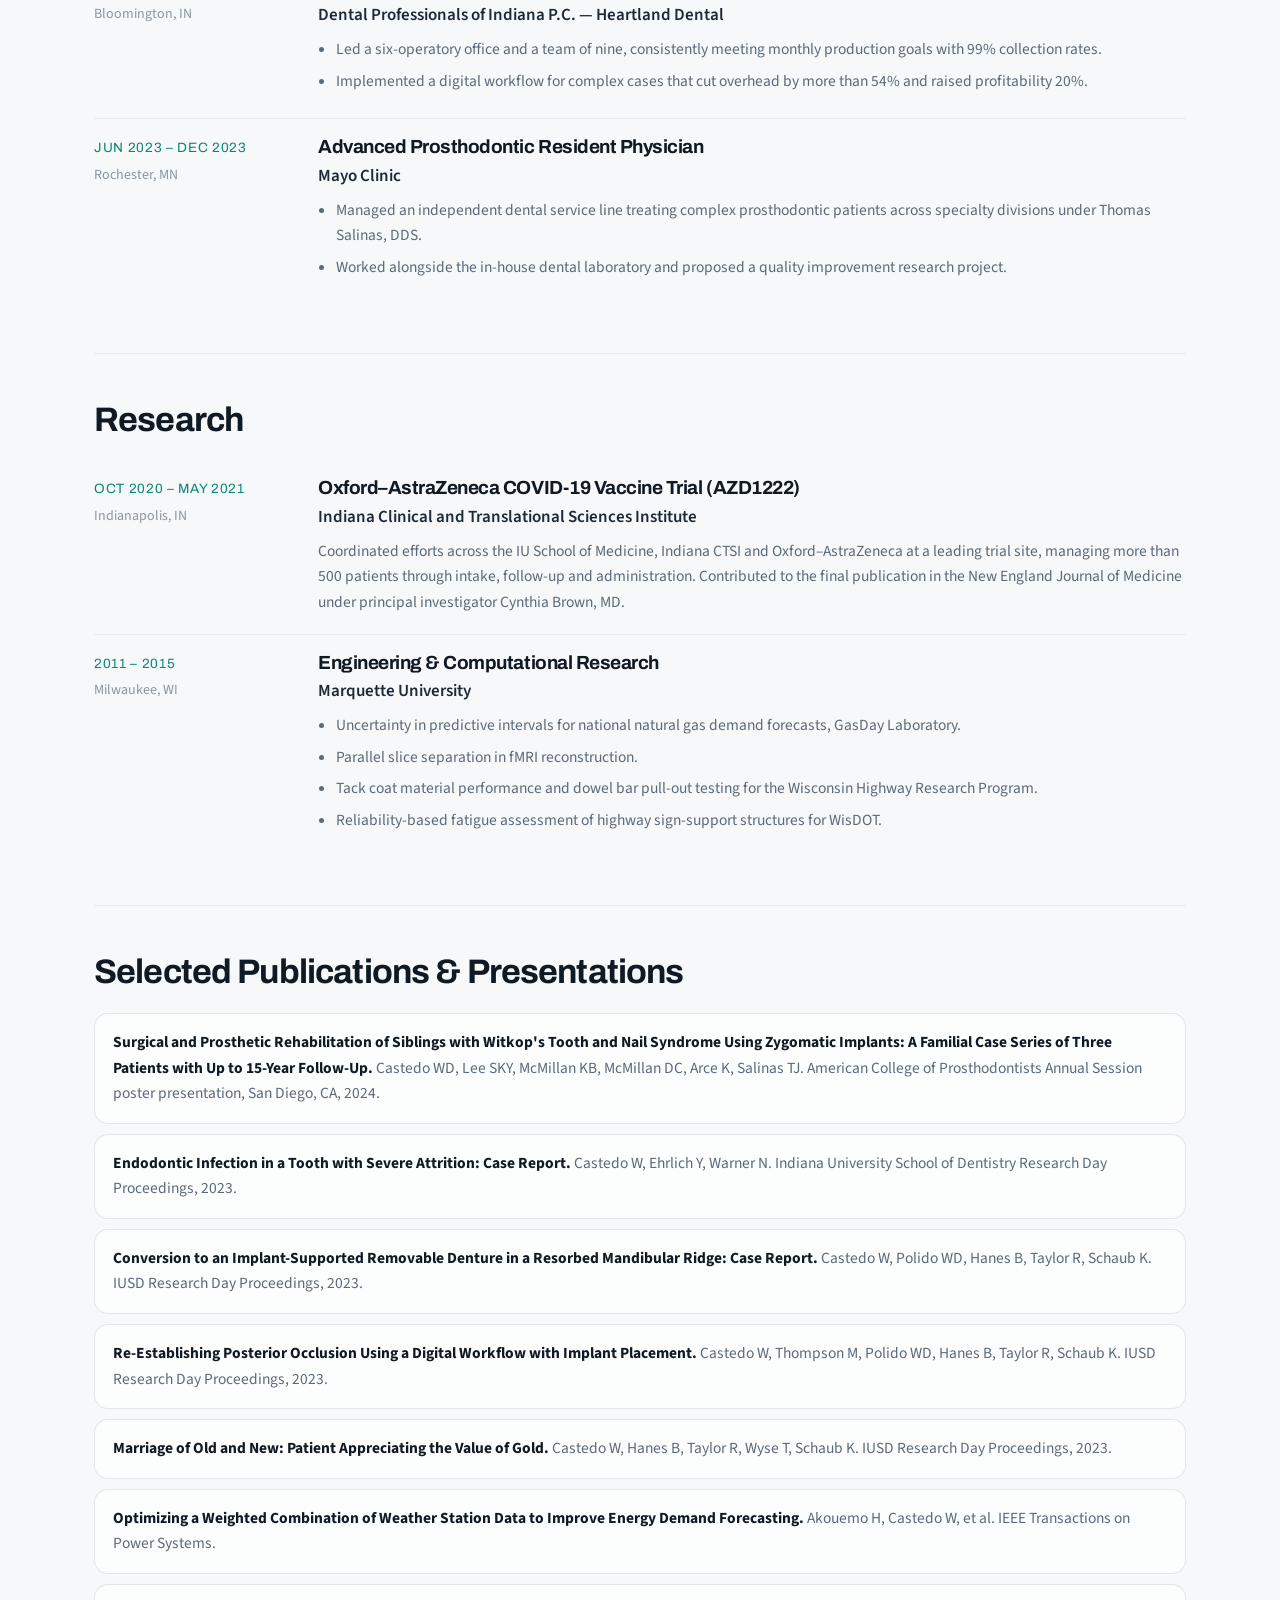
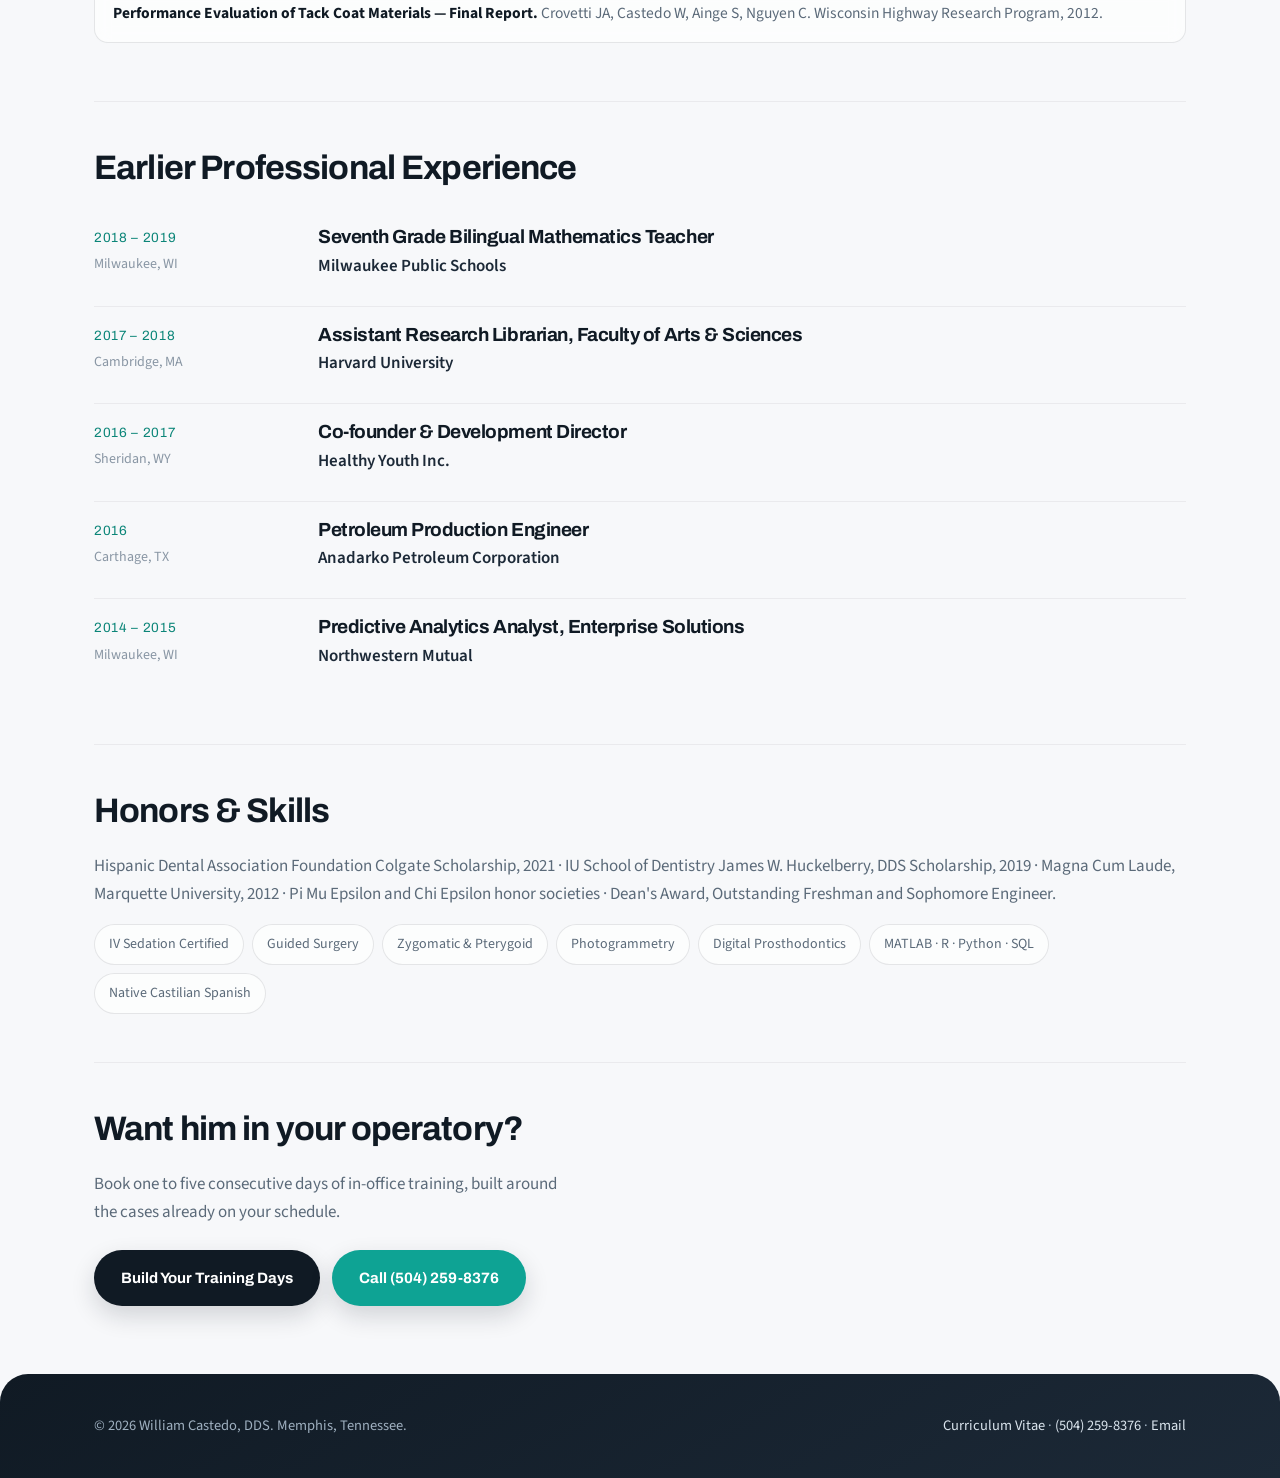
<file: castedo-preview.html>
<!DOCTYPE html>
<html lang="en">
<head>
<meta charset="utf-8">
<meta name="viewport" content="width=device-width, initial-scale=1, viewport-fit=cover">
<title>Dr. William Castedo, DDS - Implant Surgery Training &amp; Full-Arch Mentorship</title>
<meta name="description" content="Hire Dr. William Castedo, DDS for in-office implant training: single-tooth to full-arch, pterygoid and zygomatic implants, sinus lifts, GuidedSMILE protocols, FP1, fast All-on-X and digital workflows. Book one to five days.">
<meta property="og:title" content="Dr. William Castedo, DDS - Implant Surgery Training">
<meta property="og:description" content="500 implants placed this year. 110 full-arch cases restored. Bring that experience into your operatory.">
<link rel="preconnect" href="https://fonts.googleapis.com"><link rel="preconnect" href="https://fonts.gstatic.com" crossorigin>
<link href="https://fonts.googleapis.com/css2?family=Archivo:wght@600;700&family=Source+Sans+3:wght@400;600;700&display=swap" rel="stylesheet">
<style>
/* williamcastedodds.com — light, modern, glassy.
   Base: warm off-white with a soft color wash. Accents: teal + indigo. Rounded everything. */
:root{
  --ink:#101a24; --ink-2:#1c2937; --body:#5b6a79; --muted:#8996a4;
  --teal:#0ea394; --teal-dk:#0b8578; --indigo:#4f5bd5; --indigo-soft:rgba(79,91,213,.10);
  --sand:#efe6d8; --paper:#f7f8fa; --white:#fff;
  --glass:rgba(255,255,255,.66); --glass-2:rgba(255,255,255,.86);
  --edge:rgba(16,26,36,.10); --edge-2:rgba(16,26,36,.06);
  --tint-teal:rgba(14,163,148,.09); --tint-indigo:rgba(79,91,213,.08);
  --shadow:0 18px 40px rgba(16,26,36,.08); --shadow-lg:0 30px 70px rgba(16,26,36,.14);
  --r:20px; --r-sm:14px; --pill:999px;
  --display:"Archivo",system-ui,-apple-system,"Segoe UI",Roboto,Arial,sans-serif;
  --text:"Source Sans 3",system-ui,-apple-system,"Segoe UI",Roboto,Arial,sans-serif;
  --max:1180px; --gut:clamp(20px,4vw,44px);
}
*,*::before,*::after{box-sizing:border-box}
html{scroll-behavior:smooth;-webkit-text-size-adjust:100%;scroll-padding-top:96px}
body{margin:0;font-family:var(--text);color:var(--body);font-size:17px;line-height:1.65;overflow-x:hidden;
  background:
    radial-gradient(900px 600px at 82% -8%, rgba(14,163,148,.16), transparent 60%),
    radial-gradient(760px 520px at 2% 12%, rgba(79,91,213,.13), transparent 60%),
    radial-gradient(700px 500px at 60% 100%, rgba(239,230,216,.55), transparent 65%),
    var(--paper);
  background-attachment:fixed;
}
img{max-width:100%;display:block}
a{color:var(--teal-dk)}
h1,h2,h3,h4{font-family:var(--display);color:var(--ink);line-height:1.08;margin:0;font-weight:700;letter-spacing:-.025em}
.wrap{max-width:var(--max);margin:0 auto;padding:0 var(--gut)}
.sec{padding:clamp(52px,7vw,96px) 0}
:focus-visible{outline:3px solid var(--teal);outline-offset:3px}
.eyebrow{font-family:var(--display);font-size:12px;font-weight:700;letter-spacing:.2em;text-transform:uppercase;color:var(--teal-dk);margin:0 0 14px}
h2.h{font-size:clamp(30px,4.2vw,48px)}
.lede{font-size:clamp(17px,1.6vw,19px);max-width:62ch}
.btn{display:inline-flex;align-items:center;justify-content:center;gap:10px;font-family:var(--display);font-weight:700;font-size:15px;text-decoration:none;padding:15px 26px;border:1px solid transparent;background:var(--ink);color:#fff;border-radius:var(--pill);cursor:pointer;transition:transform .15s,box-shadow .15s,background .15s,color .15s;box-shadow:0 10px 24px rgba(16,26,36,.16)}
.btn:hover{transform:translateY(-1px);box-shadow:0 16px 30px rgba(16,26,36,.2)}
.btn.teal{background:var(--teal)}
.btn.teal:hover{background:var(--teal-dk)}
.btn.ghost{background:var(--glass);color:var(--ink);border-color:var(--edge);box-shadow:none;backdrop-filter:blur(8px)}
.btn.ghost:hover{background:var(--white)}
.btn.dark{background:var(--ink-2)}
.btn[disabled]{opacity:.45;cursor:not-allowed}

/* header */
.head{position:sticky;top:0;z-index:40;background:rgba(247,248,250,.72);backdrop-filter:blur(14px) saturate(140%);border-bottom:1px solid var(--edge-2)}
.head .wrap{display:flex;align-items:center;gap:26px;min-height:74px}
.brand{font-family:var(--display);font-weight:700;font-size:18px;color:var(--ink);text-decoration:none;line-height:1.1}
.brand small{display:block;font-size:11px;letter-spacing:.16em;text-transform:uppercase;color:var(--teal-dk);font-weight:600;margin-top:2px}
.nav{margin-left:auto;display:flex;gap:8px;align-items:center}
.nav a{color:var(--body);text-decoration:none;font-size:14.5px;font-weight:600;padding:8px 14px;border-radius:var(--pill)}
.nav a:hover{background:var(--glass-2);color:var(--ink)}
.head .btn{padding:12px 22px;font-size:14px}

/* hero */
.hero .wrap{display:grid;grid-template-columns:1.22fr .78fr;gap:clamp(28px,5vw,64px);align-items:center;padding-top:clamp(40px,6vw,76px);padding-bottom:clamp(40px,6vw,76px)}
.hero .kicker{display:inline-block;font-family:var(--display);font-size:12.5px;letter-spacing:.16em;text-transform:uppercase;color:var(--teal-dk);background:var(--tint-teal);border:1px solid rgba(14,163,148,.2);padding:8px 16px;border-radius:var(--pill);margin:0 0 22px}
.hero h1{font-size:clamp(38px,5.6vw,66px)}
.sub-h1{font-family:var(--display);font-weight:600;font-size:clamp(17px,1.8vw,21px);color:var(--teal-dk);margin:16px 0 0}
.hero p.intro{font-size:clamp(16.5px,1.6vw,18.5px);margin:20px 0 30px;max-width:56ch}
.hero .ctas{display:flex;gap:12px;flex-wrap:wrap}
.portrait{max-width:372px;margin-left:auto}
.portrait .plate{background:linear-gradient(170deg,rgba(255,255,255,.7),rgba(239,230,216,.9));border:1px solid var(--edge);border-radius:28px;overflow:hidden;box-shadow:var(--shadow-lg);backdrop-filter:blur(6px)}
.portrait img{width:100%;max-width:372px;margin:0 auto}
.portrait .tagstrip{display:flex;gap:8px;flex-wrap:wrap;margin-top:16px}
.tagstrip span{font-size:12px;font-weight:700;letter-spacing:.08em;text-transform:uppercase;color:var(--ink-2);background:var(--glass);border:1px solid var(--edge);padding:7px 13px;border-radius:var(--pill);backdrop-filter:blur(8px)}

/* stats */
.stats .wrap{display:grid;grid-template-columns:repeat(4,1fr);gap:clamp(14px,2vw,20px);padding-top:10px;padding-bottom:clamp(30px,5vw,50px)}
.stat{background:var(--glass);border:1px solid var(--edge);border-radius:var(--r);padding:24px 22px;backdrop-filter:blur(10px);box-shadow:var(--shadow)}
.stat b{display:block;font-family:var(--display);font-size:clamp(34px,4.2vw,50px);line-height:1;letter-spacing:-.035em;
  background:linear-gradient(120deg,var(--teal),var(--indigo));-webkit-background-clip:text;background-clip:text;color:transparent}
.stat span{display:block;margin-top:10px;font-size:15px;color:var(--body)}
.stat i{font-style:normal;color:var(--teal-dk)}
.stat.note b{font-size:clamp(18px,2vw,22px);line-height:1.2}

/* curriculum cards */
.grid3{display:grid;grid-template-columns:repeat(3,1fr);gap:18px;margin-top:40px}
.tcard{background:var(--glass);border:1px solid var(--edge);border-radius:var(--r);padding:26px 24px;backdrop-filter:blur(10px);transition:transform .16s,box-shadow .16s,background .16s}
.tcard:hover{transform:translateY(-3px);box-shadow:var(--shadow);background:var(--glass-2)}
.tcard h3{font-size:19px;margin-bottom:8px}
.tcard p{margin:0;font-size:15.5px}
.tcard .num{display:inline-block;font-family:var(--display);font-size:11.5px;letter-spacing:.14em;color:var(--indigo);background:var(--indigo-soft);padding:5px 10px;border-radius:var(--pill);margin-bottom:14px}

/* split / credentials */
.split{display:grid;grid-template-columns:1fr 1fr;gap:clamp(30px,5vw,60px);align-items:start}
.creds{display:grid;gap:12px}
.cred{display:grid;grid-template-columns:112px 1fr;gap:18px;align-items:center;background:var(--glass);border:1px solid var(--edge);border-radius:var(--r-sm);padding:14px 18px;backdrop-filter:blur(10px)}
.mark{width:112px;height:66px;background:#fff;border:1px solid var(--edge-2);border-radius:12px;padding:8px;display:flex;align-items:center;justify-content:center;font-family:var(--display);font-weight:700;color:#fff}
.mark img{max-width:100%;max-height:100%;width:auto;object-fit:contain}
.mark.gs{background:linear-gradient(140deg,#5b3e96,#4f5bd5);border-color:transparent;font-size:15px}
.cred b{display:block;font-family:var(--display);color:var(--ink);font-size:16px;letter-spacing:-.01em}
.cred span{font-size:14.5px}

/* how a day runs */
.dark-panel{background:linear-gradient(150deg,rgba(16,26,36,.96),rgba(28,41,55,.94));color:#c9d5e0;padding:clamp(26px,4vw,40px);border-radius:var(--r);box-shadow:var(--shadow)}
.dark-panel h3{color:#fff;font-size:22px;margin-bottom:14px}
.dark-panel ul{list-style:none;margin:0;padding:0}
.dark-panel li{padding:12px 0 12px 26px;border-bottom:1px solid rgba(255,255,255,.1);position:relative;font-size:15.5px}
.dark-panel li:last-child{border-bottom:0}
.dark-panel li::before{content:"";position:absolute;left:0;top:21px;width:10px;height:10px;border-radius:50%;background:linear-gradient(120deg,var(--teal),var(--indigo))}

/* quote */
.quote blockquote{margin:0 auto;max-width:56ch;text-align:center;background:var(--glass);border:1px solid var(--edge);border-radius:28px;padding:clamp(28px,4vw,48px);backdrop-filter:blur(10px);box-shadow:var(--shadow)}
.quote p{font-family:var(--display);font-size:clamp(21px,2.8vw,31px);color:var(--ink);line-height:1.28;letter-spacing:-.025em;margin:0 0 16px}
.quote cite{font-style:normal;font-size:15px;color:var(--body)}

/* kit */
.kit{display:grid;grid-template-columns:repeat(3,1fr);gap:16px;margin-top:36px}
.kit div{background:var(--glass);border:1px solid var(--edge);border-radius:var(--r-sm);padding:20px;backdrop-filter:blur(10px)}
.kit b{font-family:var(--display);color:var(--ink);display:block;font-size:16px;margin-bottom:4px}
.kit span{font-size:15px}

/* booking */
.book{position:relative}
.book .layout{display:grid;grid-template-columns:1.25fr .75fr;gap:22px;align-items:start;margin-top:40px}
.panel{background:var(--glass);border:1px solid var(--edge);border-radius:var(--r);padding:clamp(22px,3vw,30px);backdrop-filter:blur(12px);box-shadow:var(--shadow)}
.panel + .panel{margin-top:18px}
.panel h3{font-size:19px;margin-bottom:4px}
.panel .hint{font-size:14.5px;color:var(--muted);margin:0 0 18px}
.days{display:flex;gap:10px;flex-wrap:wrap}
.day{flex:1 1 92px;background:var(--white);border:1px solid var(--edge);color:var(--ink);font-family:var(--display);font-weight:700;padding:14px 8px;cursor:pointer;border-radius:var(--r-sm);text-align:center;transition:.16s}
.day b{display:block;font-size:22px}
.day small{display:block;font-size:12px;color:var(--muted);margin-top:3px;font-weight:600}
.day:hover{border-color:var(--teal);transform:translateY(-1px)}
.day[aria-pressed="true"]{background:linear-gradient(135deg,var(--teal),#14b8a6);border-color:transparent;color:#fff;box-shadow:0 12px 26px rgba(14,163,148,.32)}
.day[aria-pressed="true"] small{color:rgba(255,255,255,.85)}
.topics{display:grid;grid-template-columns:1fr 1fr;gap:10px;margin-top:6px}
.topic{display:flex;gap:12px;align-items:flex-start;background:var(--white);border:1px solid var(--edge);padding:14px;border-radius:var(--r-sm);cursor:pointer;transition:.16s}
.topic:hover{border-color:var(--teal)}
.topic input{margin:2px 0 0;accent-color:var(--teal);width:18px;height:18px;flex:none}
.topic b{display:block;font-family:var(--display);color:var(--ink);font-size:15px;line-height:1.25}
.topic span{font-size:13.5px;color:var(--muted);display:block;margin-top:4px}
.topic.is-full{opacity:.45}
.topic.is-picked{border-color:rgba(14,163,148,.45);background:var(--tint-teal)}
.fields{display:grid;grid-template-columns:1fr 1fr;gap:14px}
.field span{display:block;font-size:12.5px;font-weight:700;letter-spacing:.06em;text-transform:uppercase;color:var(--muted);margin-bottom:6px}
.field input,.field textarea{width:100%;background:var(--white);border:1px solid var(--edge);color:var(--ink);padding:12px 14px;font:inherit;font-size:15px;border-radius:12px}
.field input:focus,.field textarea:focus{border-color:var(--teal);outline:none;box-shadow:0 0 0 4px var(--tint-teal)}
.field.full{grid-column:1/-1}
.summary{position:sticky;top:98px;background:linear-gradient(160deg,rgba(255,255,255,.9),rgba(255,255,255,.72));border:1px solid var(--edge);border-radius:var(--r);padding:clamp(22px,3vw,28px);backdrop-filter:blur(14px);box-shadow:var(--shadow-lg)}
.summary h3{font-size:20px}
.summary .rows{margin:16px 0 0;border-top:1px solid var(--edge-2)}
.srow{display:flex;justify-content:space-between;gap:14px;padding:11px 0;border-bottom:1px solid var(--edge-2);font-size:15px}
.srow b{color:var(--ink);font-weight:600}
.srow.total{border-bottom:0;padding-top:16px;font-family:var(--display);font-size:20px;color:var(--ink)}
.srow.total b{font-size:28px;background:linear-gradient(120deg,var(--teal),var(--indigo));-webkit-background-clip:text;background-clip:text;color:transparent}
.srow small{display:block;color:var(--muted);font-size:12.5px}
.chips{display:flex;flex-wrap:wrap;gap:7px;margin-top:14px}
.chips span{font-size:12px;background:var(--tint-indigo);border:1px solid rgba(79,91,213,.18);color:#3b45a8;padding:6px 11px;border-radius:var(--pill)}
.summary .btn{width:100%;margin-top:20px}
.fineprint{font-size:12.5px;color:var(--muted);margin-top:14px}
.counter{font-size:13px;color:var(--teal-dk);font-weight:700}

/* contact + footer */
.contact .tcard b{font-family:var(--display);color:var(--ink);font-size:18px;display:block;margin-bottom:4px}
.contact a{text-decoration:none;font-weight:600}
footer{background:linear-gradient(150deg,var(--ink),var(--ink-2));color:#9fb0c0;padding:40px 0;font-size:14.5px;border-radius:28px 28px 0 0;margin-top:20px}
footer .wrap{display:flex;justify-content:space-between;gap:18px;flex-wrap:wrap;align-items:center}
footer a{color:#dbe5ee;text-decoration:none}
footer a:hover{color:#fff}

/* CV page */
.cvhead{padding:clamp(36px,5vw,64px) 0 clamp(24px,3vw,40px)}
.cvhead h1{font-size:clamp(32px,4.6vw,52px)}
.cvhead p{margin:16px 0 0;max-width:62ch}
.cvhead .meta{display:flex;gap:10px;flex-wrap:wrap;margin-top:20px;font-size:14.5px}
.cvhead .meta span,.cvhead .meta a{background:var(--glass);border:1px solid var(--edge);padding:8px 14px;border-radius:var(--pill);text-decoration:none;backdrop-filter:blur(8px)}
.cv .block{padding:clamp(28px,4vw,48px) 0;border-bottom:1px solid var(--edge-2)}
.cv h2{font-size:clamp(24px,3vw,34px);margin-bottom:22px}
.entry{display:grid;grid-template-columns:200px 1fr;gap:24px;padding:18px 0;border-top:1px solid var(--edge-2)}
.entry:first-of-type{border-top:0}
.entry .when{font-family:var(--display);font-size:13.5px;letter-spacing:.05em;color:var(--teal-dk);text-transform:uppercase}
.entry .when span{display:block;color:var(--muted);letter-spacing:0;text-transform:none;font-family:var(--text);font-size:14px;margin-top:4px}
.entry h3{font-size:19px;margin-bottom:4px}
.entry .org{font-weight:600;color:var(--ink-2);display:block;margin-bottom:8px}
.entry ul{margin:8px 0 0;padding-left:18px}
.entry li{margin-bottom:6px;font-size:15.5px}
.pubs{list-style:none;margin:0;padding:0}
.pubs li{padding:16px 18px;background:var(--glass);border:1px solid var(--edge);border-radius:var(--r-sm);font-size:15.5px;margin-bottom:10px;backdrop-filter:blur(8px)}
.pubs b{color:var(--ink)}
.tags{display:flex;flex-wrap:wrap;gap:8px}
.tags span{background:var(--glass);border:1px solid var(--edge);padding:8px 14px;font-size:14px;border-radius:var(--pill)}
.printbar{display:flex;gap:12px;flex-wrap:wrap;margin-top:24px}

@media (max-width:980px){
  .nav{display:none}
  .hero .wrap,.split,.book .layout{grid-template-columns:1fr}
  .stats .wrap{grid-template-columns:1fr 1fr}
  .grid3,.kit{grid-template-columns:1fr}
  .summary{position:static}
  .entry{grid-template-columns:1fr;gap:6px}
}
@media (max-width:980px){
  .portrait{margin:0 auto}
}
@media (max-width:640px){
  .topics,.fields{grid-template-columns:1fr}
  .portrait img{max-width:320px}
  .btn{width:100%}
  .head .btn{width:auto}
  .stats .wrap{grid-template-columns:1fr}
}
@media print{
  .head,.printbar,footer,.cvhead .meta{display:none}
  body{font-size:12pt;color:#000;background:#fff}
  .pubs li,.tags span{background:#fff;border:0;padding:4pt 0}
  .cv .block{padding:10pt 0;border-bottom:0}
}
@media (prefers-reduced-motion:reduce){html{scroll-behavior:auto}*{transition:none!important}}

:root{box-sizing:border-box;padding-top:env(safe-area-inset-top,0px);padding-bottom:env(safe-area-inset-bottom,0px)}
html{scroll-padding-top:calc(96px + env(safe-area-inset-top,0px))}
.head{top:env(safe-area-inset-top,0px)}
.summary{top:calc(98px + env(safe-area-inset-top,0px))}
</style>
</head>
<body id="top">

<header class="head"><div class="wrap">
  <a class="brand" href="index.html">William Castedo, DDS<small>Implant Surgery &amp; Full-Arch Training</small></a>
  <nav class="nav" aria-label="Main">
    <a href="#teach">What He Teaches</a>
    <a href="#background">Background</a>
    <a href="#kit">What He Brings</a>
    <a href="#cv">CV</a>
  </nav>
  <a class="btn" href="#book">Book a Day</a>
</div></header>

<main>
<section class="hero">
  <div class="wrap">
    <div>
      <p class="kicker">Chairside Mentorship &mdash; Your Office, Your Patients</p>
      <h1>Learn Implant Dentistry, from an expert</h1>
      <p class="sub-h1">In your practice, on your patients &mdash; earn and learn.</p>
      <p class="intro">Dr. Castedo has placed and restored 30+ full cases per month, including pterygoids and other remote anchorage implants, using GuidedSMILE in both digital and analog protocols. He has trained with some of the best, and he brings that knowledge into your practice: simple to challenging methods, team efficiency, and the procedures your schedule is waiting on.</p>
      <div class="ctas">
        <a class="btn teal" href="#book">Book Him for Your Practice</a>
        <a class="btn ghost" href="#teach">See the Curriculum</a>
      </div>
    </div>
    <div class="portrait">
      <div class="plate"><img src="[data-uri]" alt="Dr. William Castedo, DDS" width="433" height="498"></div>
      <div class="tagstrip">
        <span>Nobel Biocare KOL</span><span>GuidedSMILE KOL</span><span>IV Sedation Certified</span><span>Mayo Clinic Trained</span>
      </div>
    </div>
  </div>
</section>

<section class="stats">
  <div class="wrap">
    <div class="stat"><b>500</b><span>implants placed <i>per year</i></span></div>
    <div class="stat"><b>110</b><span>full-arch surgical cases in the last 8 months</span></div>
    <div class="stat note"><b>Pterygoid &amp; Remote Anchorage</b><span>taught as live procedures, not lecture slides</span></div>
    <div class="stat note"><b>Revision &amp; Rescue</b><span>coaching on cases for patients who need saving</span></div>
  </div>
</section>

<section class="sec" id="teach">
  <div class="wrap">
    <p class="eyebrow">The Curriculum</p>
    <h2 class="h">Pick what your practice needs next.</h2>
    <p class="lede" style="margin-top:16px">Every topic below is taught live, on your patients, with your equipment or equipment he introduces, and with your team. Choose up to two per day in the booking form, and Dr. Castedo builds the schedule around your case list.</p>
    <div class="grid3">
      <article class="tcard"><span class="num">01</span><h3>Simple Implant Placement</h3><p>Single-tooth confidence: site assessment, flap or flapless, torque, and the decisions that keep straightforward cases straightforward.</p></article>
      <article class="tcard"><span class="num">02</span><h3>Complex Full-Arch Reconstruction</h3><p>Terminal dentition to a fixed prosthesis. Sequencing, bone reduction, implant distribution, and the prosthetic endgame planned from day one.</p></article>
      <article class="tcard"><span class="num">03</span><h3>Pterygoid Implant Placement</h3><p>Anchorage in the posterior maxilla without a graft. Trajectory, tuberosity anatomy, tactile landmarks, and how to avoid the classic misses.</p></article>
      <article class="tcard"><span class="num">04</span><h3>Zygomatic Implants</h3><p>Zygoma as a rescue and as a primary plan. Case selection, extra-sinus versus intra-sinus paths, remote anchorage kits, and same-day loading.</p></article>
      <article class="tcard"><span class="num">05</span><h3>Sinus Lifts</h3><p>Lateral window and crestal approaches, membrane management, graft choice, and the judgment call on placing simultaneously or staging.</p></article>
      <article class="tcard"><span class="num">06</span><h3>Case Analysis &amp; Treatment Planning</h3><p>Bring your CBCTs. Work through real charts together and leave with a plan, a fee, and a conversation you can have with the patient tomorrow.</p></article>
      <article class="tcard"><span class="num">07</span><h3>Digital Workflows for Full Arch</h3><p>Photogrammetry and Grammetry capture, scan bodies, verification, and the file path from surgery to a passive final prosthesis.</p></article>
      <article class="tcard"><span class="num">08</span><h3>GuidedSMILE Protocols with Conversion</h3><p>Conventional CHROME GuidedSMILE surgery start to finish, including the prosthetic conversion that sends the patient home in teeth.</p></article>
      <article class="tcard"><span class="num">09</span><h3>FP1 Surgery &amp; Planning</h3><p>Bone-preserving position, emergence, and tissue management for restorations that come out of the tissue like natural teeth.</p></article>
      <article class="tcard"><span class="num">10</span><h3>Overdenture Surgery &amp; Digital Restorative</h3><p>Locator and bar-Locator cases, digitally designed and delivered, with the maintenance conversation your hygiene team needs.</p></article>
      <article class="tcard"><span class="num">11</span><h3>Consultation &amp; Case Closing</h3><p>The patient conversation. How to present full arch, answer the money question, and close ethically without the hard sell.</p></article>
      <article class="tcard"><span class="num">12</span><h3>Fast All-on-X, Under Two Hours Per Arch</h3><p>Choreography, instrumentation, and assistant roles that compress the surgery without cutting corners on the result.</p></article>
      <article class="tcard"><span class="num">13</span><h3>Revision &amp; Rescue Surgery</h3><p>Failing arches, fractured prostheses, and implants in the wrong place. How to assess, what to salvage, and when to start over.</p></article>
    </div>
  </div>
</section>

<section class="sec quote">
  <div class="wrap">
    <blockquote>
      <p>&ldquo;The point is not to watch a great case in a course. The point is that you perform the next one hundred cases with trained expertise.&rdquo;</p>
      <cite>William D. Castedo, DDS &mdash; Lead Surgeon, Affordable Dentures &amp; Implants, Jonesboro, AR</cite>
    </blockquote>
  </div>
</section>

<section class="sec" id="background">
  <div class="wrap">
    <p class="eyebrow">Background</p>
    <h2 class="h">Engineer first. Surgeon second. Teacher by habit.</h2>
    <div class="split" style="margin-top:36px">
      <div>
        <p>Dr. Castedo came to dentistry through civil engineering and computational science, and it shows in how he works: everything measured, everything referenced, nothing improvised at the chair. He trained in advanced prosthodontics at Mayo Clinic under Thomas Salinas, DDS, earned his DDS at the Indiana University School of Dentistry, and added an MBA and a Master of Science in Finance from the Kelley School of Business.</p>
        <p>Today he is lead surgeon and restorative dentist at Affordable Dentures &amp; Implants in Jonesboro, Arkansas, where he runs a fully digital practice and serves as a Key Opinion Leader for Nobel Biocare and GuidedSMILE. He is published in prosthodontic case literature, presented zygomatic rehabilitation work at the American College of Prosthodontists, and coordinated the Oxford&ndash;AstraZeneca vaccine trial site that published in the New England Journal of Medicine.</p>
        <p style="margin-top:26px"><a class="btn dark" href="#cv">Read the Full CV</a></p>
      </div>
      <div>
        <div class="creds">
          <div class="cred"><div class="mark"><img src="[data-uri]" alt="Mayo Clinic"></div><div><b>Mayo Clinic</b><span>Advanced Prosthodontic Resident Physician, Rochester, MN</span></div></div>
          <div class="cred"><div class="mark"><img src="[data-uri]" alt="Indiana University"></div><div><b>Indiana University School of Dentistry</b><span>Doctor of Dental Surgery, 2023</span></div></div>
          <div class="cred"><div class="mark"><img src="[data-uri]" alt="Kelley School of Business, Indiana University"></div><div><b>IU Kelley School of Business</b><span>MS Finance, 2025 &middot; MBA, 2024</span></div></div>
          <div class="cred"><div class="mark"><img src="[data-uri]" alt="Marquette University"></div><div><b>Marquette University</b><span>MS Computational Sciences &middot; BS Civil Engineering, magna cum laude</span></div></div>
          <div class="cred"><div class="mark"><img src="[data-uri]" alt="Nobel Biocare"></div><div><b>Nobel Biocare</b><span>Key Opinion Leader</span></div></div>
          <div class="cred"><div class="mark gs">GS</div><div><b>GuidedSMILE</b><span>Key Opinion Leader, CHROME full-arch protocols</span></div></div>
        </div>
      </div>
    </div>
  </div>
</section>

<section class="sec" id="kit">
  <div class="wrap">
    <p class="eyebrow">What He Brings</p>
    <h2 class="h">He travels with the hardware, so you can start on day one.</h2>
    <div class="kit">
      <div><b>Remote Anchorage Surgical Kits</b><span>Zygomatic and pterygoid instrumentation ready for live cases.</span></div>
      <div><b>Implants</b><span>Fixtures and components on hand so a planned case is not waiting on a shipment.</span></div>
      <div><b>Photogrammetry Scanning</b><span>Full-arch capture equipment, set up and demonstrated in your operatory.</span></div>
      <div><b>Grammetry Scanning</b><span>The capture path your lab needs for a passive full-arch fit.</span></div>
      <div><b>Digital Overdenture Tools</b><span>Locator and bar-Locator workflows, from surgery through delivery.</span></div>
      <div><b>Guided Surgery Planning</b><span>Bring your CBCTs and plan cases live, on screen, with the team.</span></div>
    </div>
    <div class="dark-panel" style="margin-top:36px">
      <h3>How a day actually runs</h3>
      <ul>
        <li>Case review the evening before or first thing that morning, with your CBCTs and your schedule.</li>
        <li>Live surgery on your patients, with your assistants in their real roles, not observing from the hall.</li>
        <li>Prosthetic conversion and the lab-side handoff, so the case finishes the way it was planned.</li>
        <li>A debrief with the team: what to change, what to order, what to charge, and what to do next week.</li>
      </ul>
    </div>
  </div>
</section>

<section class="sec book" id="book">
  <div class="wrap">
    <p class="eyebrow">Book Dr. Castedo</p>
    <h2 class="h">Build your training days.</h2>
    <p class="lede" style="margin-top:14px">Choose how many consecutive days you want. Each additional day is discounted. Pick up to two topics per day, add your details, and the request goes straight to Dr. Castedo.</p>

    <form class="layout" id="bookForm" novalidate>
      <div>
        <div class="panel">
          <h3>1. How many days?</h3>
          <p class="hint">Consecutive days in your office. Day rate drops as the visit gets longer.</p>
          <div class="days" id="days"></div>
        </div>

        <div class="panel">
          <h3>2. What should he teach?</h3>
          <p class="hint">Two topics per day. <span class="counter" id="counter">Choose your days first</span></p>
          <div class="topics" id="topics"></div>
        </div>

        <div class="panel">
          <h3>3. Your details</h3>
          <p class="hint">Enough to get a date on the calendar and a plan in motion.</p>
          <div class="fields">
            <label class="field"><span>Your name</span><input type="text" name="name" autocomplete="name" required></label>
            <label class="field"><span>Practice name</span><input type="text" name="practice" autocomplete="organization"></label>
            <label class="field"><span>Email</span><input type="email" name="email" autocomplete="email" required></label>
            <label class="field"><span>Phone</span><input type="tel" name="phone" autocomplete="tel"></label>
            <label class="field"><span>City &amp; state</span><input type="text" name="city" placeholder="For travel planning"></label>
            <label class="field"><span>Preferred dates</span><input type="text" name="dates" placeholder="e.g. week of March 9"></label>
            <label class="field full"><span>Cases you have waiting, questions, anything else</span><textarea name="notes" rows="4"></textarea></label>
          </div>
        </div>
      </div>

      <aside class="summary" aria-live="polite">
        <h3>Your visit</h3>
        <p class="hint" style="margin:6px 0 0">Estimate. Final quote confirmed by Dr. Castedo.</p>
        <div class="rows" id="rows"></div>
        <div class="chips" id="chips"></div>
        <button class="btn" type="submit" id="send">Send This Request</button>
        <p class="fineprint">Opens your email with the request filled in, addressed to william.castedo@gmail.com. Prefer to talk? Call <a href="tel:5042598376">(504) 259-8376</a>.</p>
      </aside>
    </form>
  </div>
</section>

<section class="sec contact">
  <div class="wrap">
    <p class="eyebrow">Contact</p>
    <h2 class="h">Talk to him directly.</h2>
    <div class="grid3">
      <div class="tcard"><b>Call or text</b><p><a href="tel:5042598376">(504) 259-8376</a></p></div>
      <div class="tcard"><b>Email</b><p><a href="mailto:william.castedo@gmail.com">william.castedo@gmail.com</a></p></div>
      <div class="tcard"><b>Online</b><p><a href="https://www.williamcastedodds.com">williamcastedodds.com</a></p></div>
    </div>
  </div>
</section>
</main>
<main class="cv">
<section class="cvhead" id="cv">
  <div class="wrap">
    <p class="eyebrow">Curriculum Vitae</p>
    <h1>William Daniel Castedo, DDS</h1>
    <p>Lead surgeon and restorative dentist. Key Opinion Leader for Nobel Biocare and GuidedSMILE. Averaging 25 to 30 full-arch surgeries, roughly 120 implants, every month, with an engineering and computational science background behind the clinical work.</p>
    <div class="meta">
      <span>1910 Madison Avenue #2333, Memphis, TN 38104</span>
      <a href="tel:5042598376">(504) 259-8376</a>
      <a href="mailto:william.castedo@gmail.com">william.castedo@gmail.com</a>
      <a href="https://www.williamcastedodds.com">williamcastedodds.com</a>
    </div>
    <div class="printbar">
      <a class="btn" href="#book">Book Training</a>
      <button class="btn ghost" type="button" onclick="window.print()">Print This CV</button>
    </div>
  </div>
</section>

<div class="wrap">
  <section class="block">
    <h2>Education</h2>
    <div class="entry"><div class="when">2024 &ndash; 2025<span>Bloomington, IN</span></div><div><h3>Master of Science in Finance</h3><span class="org">Indiana University, Kelley School of Business</span></div></div>
    <div class="entry"><div class="when">2019 &ndash; 2024<span>Bloomington, IN</span></div><div><h3>Master of Business Administration</h3><span class="org">Indiana University, Kelley School of Business</span></div></div>
    <div class="entry"><div class="when">2019 &ndash; 2023<span>Indianapolis, IN</span></div><div><h3>Doctor of Dental Surgery</h3><span class="org">Indiana University School of Dentistry</span></div></div>
    <div class="entry"><div class="when">2013 &ndash; 2015<span>Milwaukee, WI</span></div><div><h3>Master of Science, Computational Sciences</h3><span class="org">Marquette University, Helen Way Klingler College of Arts &amp; Sciences</span><p style="margin:0;font-size:15.5px">Research: an evaluation framework for prediction interval engines in energy demand forecasts.</p></div></div>
    <div class="entry"><div class="when">2008 &ndash; 2012<span>Milwaukee, WI</span></div><div><h3>Bachelor of Science, Civil Engineering &mdash; Magna Cum Laude</h3><span class="org">Marquette University, Opus College of Engineering &middot; Minor in Naval Science</span></div></div>
  </section>

  <section class="block">
    <h2>Clinical Experience</h2>
    <div class="entry">
      <div class="when">Jun 2025 &ndash; Present<span>Jonesboro, AR</span></div>
      <div><h3>Lead Surgeon &amp; Restorative Dentist</h3><span class="org">Affordable Care, LLC &mdash; Affordable Dentures &amp; Implants</span>
        <ul>
          <li>Oversees all clinical operations, digital transformation and interdisciplinary care; Key Opinion Leader for Nobel Biocare and GuidedSMILE.</li>
          <li>Directed the practice's full transition to a digital workflow, integrating guided surgery and prosthetic planning.</li>
          <li>Averages 25 to 30 full-arch surgeries, about 120 implants, per month, with a focus on same-day fixed and All-on-X.</li>
          <li>IV sedation certified. Mentors associate doctors, on-site lab staff and surgical assistants in guided surgery and digital prosthodontics.</li>
        </ul>
      </div>
    </div>
    <div class="entry">
      <div class="when">Feb 2025 &ndash; Jun 2025<span>Columbus, IN</span></div>
      <div><h3>Lead Restorative Dentist</h3><span class="org">Indiana Dental Partners &mdash; Dental Solutions of Columbus Implant and Surgery Center</span>
        <ul>
          <li>Fully digital surgical and restorative workflows for full-arch, All-on-X and full-mouth rehabilitation using the Keystone, Osteon and Nexus iOS systems.</li>
          <li>Integrated surgical, restorative and anesthesia teams around a single treatment plan.</li>
        </ul>
      </div>
    </div>
    <div class="entry">
      <div class="when">Jan 2024 &ndash; Feb 2025<span>Bloomington, IN</span></div>
      <div><h3>Lead Dentist</h3><span class="org">Dental Professionals of Indiana P.C. &mdash; Heartland Dental</span>
        <ul>
          <li>Led a six-operatory office and a team of nine, consistently meeting monthly production goals with 99% collection rates.</li>
          <li>Implemented a digital workflow for complex cases that cut overhead by more than 54% and raised profitability 20%.</li>
        </ul>
      </div>
    </div>
    <div class="entry">
      <div class="when">Jun 2023 &ndash; Dec 2023<span>Rochester, MN</span></div>
      <div><h3>Advanced Prosthodontic Resident Physician</h3><span class="org">Mayo Clinic</span>
        <ul>
          <li>Managed an independent dental service line treating complex prosthodontic patients across specialty divisions under Thomas Salinas, DDS.</li>
          <li>Worked alongside the in-house dental laboratory and proposed a quality improvement research project.</li>
        </ul>
      </div>
    </div>
  </section>

  <section class="block">
    <h2>Research</h2>
    <div class="entry">
      <div class="when">Oct 2020 &ndash; May 2021<span>Indianapolis, IN</span></div>
      <div><h3>Oxford&ndash;AstraZeneca COVID-19 Vaccine Trial (AZD1222)</h3><span class="org">Indiana Clinical and Translational Sciences Institute</span>
        <p style="margin:0;font-size:15.5px">Coordinated efforts across the IU School of Medicine, Indiana CTSI and Oxford&ndash;AstraZeneca at a leading trial site, managing more than 500 patients through intake, follow-up and administration. Contributed to the final publication in the New England Journal of Medicine under principal investigator Cynthia Brown, MD.</p>
      </div>
    </div>
    <div class="entry">
      <div class="when">2011 &ndash; 2015<span>Milwaukee, WI</span></div>
      <div><h3>Engineering &amp; Computational Research</h3><span class="org">Marquette University</span>
        <ul>
          <li>Uncertainty in predictive intervals for national natural gas demand forecasts, GasDay Laboratory.</li>
          <li>Parallel slice separation in fMRI reconstruction.</li>
          <li>Tack coat material performance and dowel bar pull-out testing for the Wisconsin Highway Research Program.</li>
          <li>Reliability-based fatigue assessment of highway sign-support structures for WisDOT.</li>
        </ul>
      </div>
    </div>
  </section>

  <section class="block">
    <h2>Selected Publications &amp; Presentations</h2>
    <ul class="pubs">
      <li><b>Surgical and Prosthetic Rehabilitation of Siblings with Witkop's Tooth and Nail Syndrome Using Zygomatic Implants: A Familial Case Series of Three Patients with Up to 15-Year Follow-Up.</b> Castedo WD, Lee SKY, McMillan KB, McMillan DC, Arce K, Salinas TJ. American College of Prosthodontists Annual Session poster presentation, San Diego, CA, 2024.</li>
      <li><b>Endodontic Infection in a Tooth with Severe Attrition: Case Report.</b> Castedo W, Ehrlich Y, Warner N. Indiana University School of Dentistry Research Day Proceedings, 2023.</li>
      <li><b>Conversion to an Implant-Supported Removable Denture in a Resorbed Mandibular Ridge: Case Report.</b> Castedo W, Polido WD, Hanes B, Taylor R, Schaub K. IUSD Research Day Proceedings, 2023.</li>
      <li><b>Re-Establishing Posterior Occlusion Using a Digital Workflow with Implant Placement.</b> Castedo W, Thompson M, Polido WD, Hanes B, Taylor R, Schaub K. IUSD Research Day Proceedings, 2023.</li>
      <li><b>Marriage of Old and New: Patient Appreciating the Value of Gold.</b> Castedo W, Hanes B, Taylor R, Wyse T, Schaub K. IUSD Research Day Proceedings, 2023.</li>
      <li><b>Optimizing a Weighted Combination of Weather Station Data to Improve Energy Demand Forecasting.</b> Akouemo H, Castedo W, et al. IEEE Transactions on Power Systems.</li>
      <li><b>Performance Evaluation of Tack Coat Materials &mdash; Final Report.</b> Crovetti JA, Castedo W, Ainge S, Nguyen C. Wisconsin Highway Research Program, 2012.</li>
    </ul>
  </section>

  <section class="block">
    <h2>Earlier Professional Experience</h2>
    <div class="entry"><div class="when">2018 &ndash; 2019<span>Milwaukee, WI</span></div><div><h3>Seventh Grade Bilingual Mathematics Teacher</h3><span class="org">Milwaukee Public Schools</span></div></div>
    <div class="entry"><div class="when">2017 &ndash; 2018<span>Cambridge, MA</span></div><div><h3>Assistant Research Librarian, Faculty of Arts &amp; Sciences</h3><span class="org">Harvard University</span></div></div>
    <div class="entry"><div class="when">2016 &ndash; 2017<span>Sheridan, WY</span></div><div><h3>Co-founder &amp; Development Director</h3><span class="org">Healthy Youth Inc.</span></div></div>
    <div class="entry"><div class="when">2016<span>Carthage, TX</span></div><div><h3>Petroleum Production Engineer</h3><span class="org">Anadarko Petroleum Corporation</span></div></div>
    <div class="entry"><div class="when">2014 &ndash; 2015<span>Milwaukee, WI</span></div><div><h3>Predictive Analytics Analyst, Enterprise Solutions</h3><span class="org">Northwestern Mutual</span></div></div>
  </section>

  <section class="block">
    <h2>Honors &amp; Skills</h2>
    <p style="margin:0 0 16px">Hispanic Dental Association Foundation Colgate Scholarship, 2021 &middot; IU School of Dentistry James W. Huckelberry, DDS Scholarship, 2019 &middot; Magna Cum Laude, Marquette University, 2012 &middot; Pi Mu Epsilon and Chi Epsilon honor societies &middot; Dean's Award, Outstanding Freshman and Sophomore Engineer.</p>
    <div class="tags">
      <span>IV Sedation Certified</span><span>Guided Surgery</span><span>Zygomatic &amp; Pterygoid</span><span>Photogrammetry</span><span>Digital Prosthodontics</span><span>MATLAB &middot; R &middot; Python &middot; SQL</span><span>Native Castilian Spanish</span>
    </div>
  </section>

  <section class="block" style="border-bottom:0">
    <h2>Want him in your operatory?</h2>
    <p style="max-width:60ch">Book one to five consecutive days of in-office training, built around the cases already on your schedule.</p>
    <div class="printbar"><a class="btn" href="#book">Build Your Training Days</a><a class="btn teal" href="tel:5042598376">Call (504) 259-8376</a></div>
  </section>
</div>
</main>
<footer><div class="wrap">
  <span>&copy; 2026 William Castedo, DDS. Memphis, Tennessee.</span>
  <span><a href="#cv">Curriculum Vitae</a> &middot; <a href="tel:5042598376">(504) 259-8376</a> &middot; <a href="mailto:william.castedo@gmail.com">Email</a></span>
</div></footer>



<script>
/* Booking builder — Dr. William Castedo, DDS
   EDIT PRICING HERE. Day 1 is full rate; each later day gets the discount shown. */
var CONFIG = {
  dayRate: 6500,                       // full rate for day one, USD
  dayDiscount: [0, .10, .15, .20, .25],// discount applied to day 1,2,3,4,5
  travelEstimate: 1750,                // flat travel estimate added to every visit
  topicsPerDay: 2,
  email: "william.castedo@gmail.com"
};

var TOPICS = [
  ["Simple Implant Placement","Single-tooth surgery, site assessment and torque"],
  ["Complex Full-Arch Reconstruction","Sequencing, reduction and the prosthetic endgame"],
  ["Pterygoid Implant Placement","Posterior maxilla anchorage without grafting"],
  ["Zygomatic Implants","Case selection, trajectory and same-day loading"],
  ["Sinus Lifts","Lateral and crestal, membrane and graft management"],
  ["Case Analysis & Treatment Planning","Work through your CBCTs and charts together"],
  ["Digital Workflows for Full Arch","Photogrammetry, Grammetry, verification, file path"],
  ["GuidedSMILE Protocols with Conversion","CHROME surgery through prosthetic conversion"],
  ["FP1 Surgery & Planning","Bone-preserving position, emergence, tissue"],
  ["Overdenture Surgery & Digital Restorative","Locator and bar-Locator, start to delivery"],
  ["Consultation & Case Closing","Presenting full arch and answering the money question"],
  ["Fast All-on-X Under Two Hours","Choreography, instrumentation, assistant roles"],
  ["Revision & Rescue Surgery","Failing arches, misplaced implants, what to salvage"]
];

(function(){
  var daysEl=document.getElementById('days'), topicsEl=document.getElementById('topics');
  if(!daysEl||!topicsEl) return;
  var rowsEl=document.getElementById('rows'), chipsEl=document.getElementById('chips'),
      counterEl=document.getElementById('counter'), form=document.getElementById('bookForm');
  var state={days:0,picked:[]};
  var money=function(n){return '$'+n.toLocaleString('en-US')};

  function discount(i){
    var d=CONFIG.dayDiscount;
    return (i<d.length) ? d[i] : d[d.length-1];   // 0 is a real value, so no ||
  }
  function dayPrice(i){ return Math.round(CONFIG.dayRate*(1-discount(i))) }
  function trainingTotal(){ var t=0; for(var i=0;i<state.days;i++) t+=dayPrice(i); return t }
  function cap(){ return state.days*CONFIG.topicsPerDay }

  // day buttons
  for(var d=1;d<=5;d++){
    (function(d){
      var b=document.createElement('button');
      b.type='button'; b.className='day'; b.setAttribute('aria-pressed','false');
      b.innerHTML='<b>'+d+'</b><small>'+(d===1?'day':'days')+(d>1?' &middot; save '+Math.round(CONFIG.dayDiscount[d-1]*100)+'%':'')+'</small>';
      b.addEventListener('click',function(){ state.days=(state.days===d?0:d); trim(); render() });
      daysEl.appendChild(b);
    })(d);
  }

  // topic checkboxes
  TOPICS.forEach(function(t,i){
    var l=document.createElement('label');
    l.className='topic';
    l.innerHTML='<input type="checkbox" value="'+i+'"><span><b>'+t[0]+'</b><span>'+t[1]+'</span></span>';
    l.querySelector('input').addEventListener('change',function(e){
      var idx=state.picked.indexOf(i);
      if(e.target.checked){
        if(state.picked.length>=cap()){ e.target.checked=false; return }
        if(idx<0) state.picked.push(i);
      } else if(idx>-1){ state.picked.splice(idx,1) }
      render();
    });
    topicsEl.appendChild(l);
  });

  function trim(){ while(state.picked.length>cap()) state.picked.pop() }

  function render(){
    [].forEach.call(daysEl.children,function(b,i){ b.setAttribute('aria-pressed', state.days===i+1?'true':'false') });
    var full=state.picked.length>=cap();
    [].forEach.call(topicsEl.children,function(l,i){
      var cb=l.querySelector('input'), on=state.picked.indexOf(i)>-1;
      cb.checked=on; cb.disabled=(!on&&full);
      l.classList.toggle('is-picked',on);
      l.classList.toggle('is-full',!on&&full);
    });
    counterEl.textContent = state.days===0 ? 'Choose your days first'
      : state.picked.length+' of '+cap()+' selected';

    var rows='';
    if(state.days===0){
      rows='<div class="srow"><span>No days selected yet</span><b>&mdash;</b></div>';
    } else {
      for(var i=0;i<state.days;i++){
        rows+='<div class="srow"><span>Day '+(i+1)+(discount(i)>0?' <small>'+Math.round(discount(i)*100)+'% off</small>':'')+'</span><b>'+money(dayPrice(i))+'</b></div>';
      }
      rows+='<div class="srow"><span>Travel <small>estimate, trued up after booking</small></span><b>'+money(CONFIG.travelEstimate)+'</b></div>';
      rows+='<div class="srow total"><span>Estimate</span><b>'+money(trainingTotal()+CONFIG.travelEstimate)+'</b></div>';
    }
    rowsEl.innerHTML=rows;
    chipsEl.innerHTML=state.picked.map(function(i){ return '<span>'+TOPICS[i][0]+'</span>' }).join('');
  }

  form.addEventListener('submit',function(e){
    e.preventDefault();
    var f=new FormData(form), g=function(k){ return (f.get(k)||'').toString().trim() };
    if(state.days===0){ alert('Choose how many days you would like first.'); return }
    if(!g('name')||!g('email')){ alert('Please add your name and email so Dr. Castedo can reply.'); return }
    var lines=[
      'Training request for Dr. William Castedo, DDS','',
      'Days requested: '+state.days,
      'Topics ('+state.picked.length+'):',
      state.picked.length? state.picked.map(function(i){ return '  - '+TOPICS[i][0] }).join('\n') : '  - to be decided together','',
      'Estimate: '+money(trainingTotal())+' training + '+money(CONFIG.travelEstimate)+' travel = '+money(trainingTotal()+CONFIG.travelEstimate),'',
      'Name: '+g('name'),
      'Practice: '+g('practice'),
      'Email: '+g('email'),
      'Phone: '+g('phone'),
      'City & state: '+g('city'),
      'Preferred dates: '+g('dates'),'',
      'Notes:', g('notes')||'(none)'
    ].join('\n');
    window.location.href='mailto:'+CONFIG.email+'?subject='+encodeURIComponent('Training request: '+state.days+' day'+(state.days>1?'s':'')+' — '+(g('practice')||g('name')))+'&body='+encodeURIComponent(lines);
  });

  render();
})();

</script>
</body>
</html>
</file>
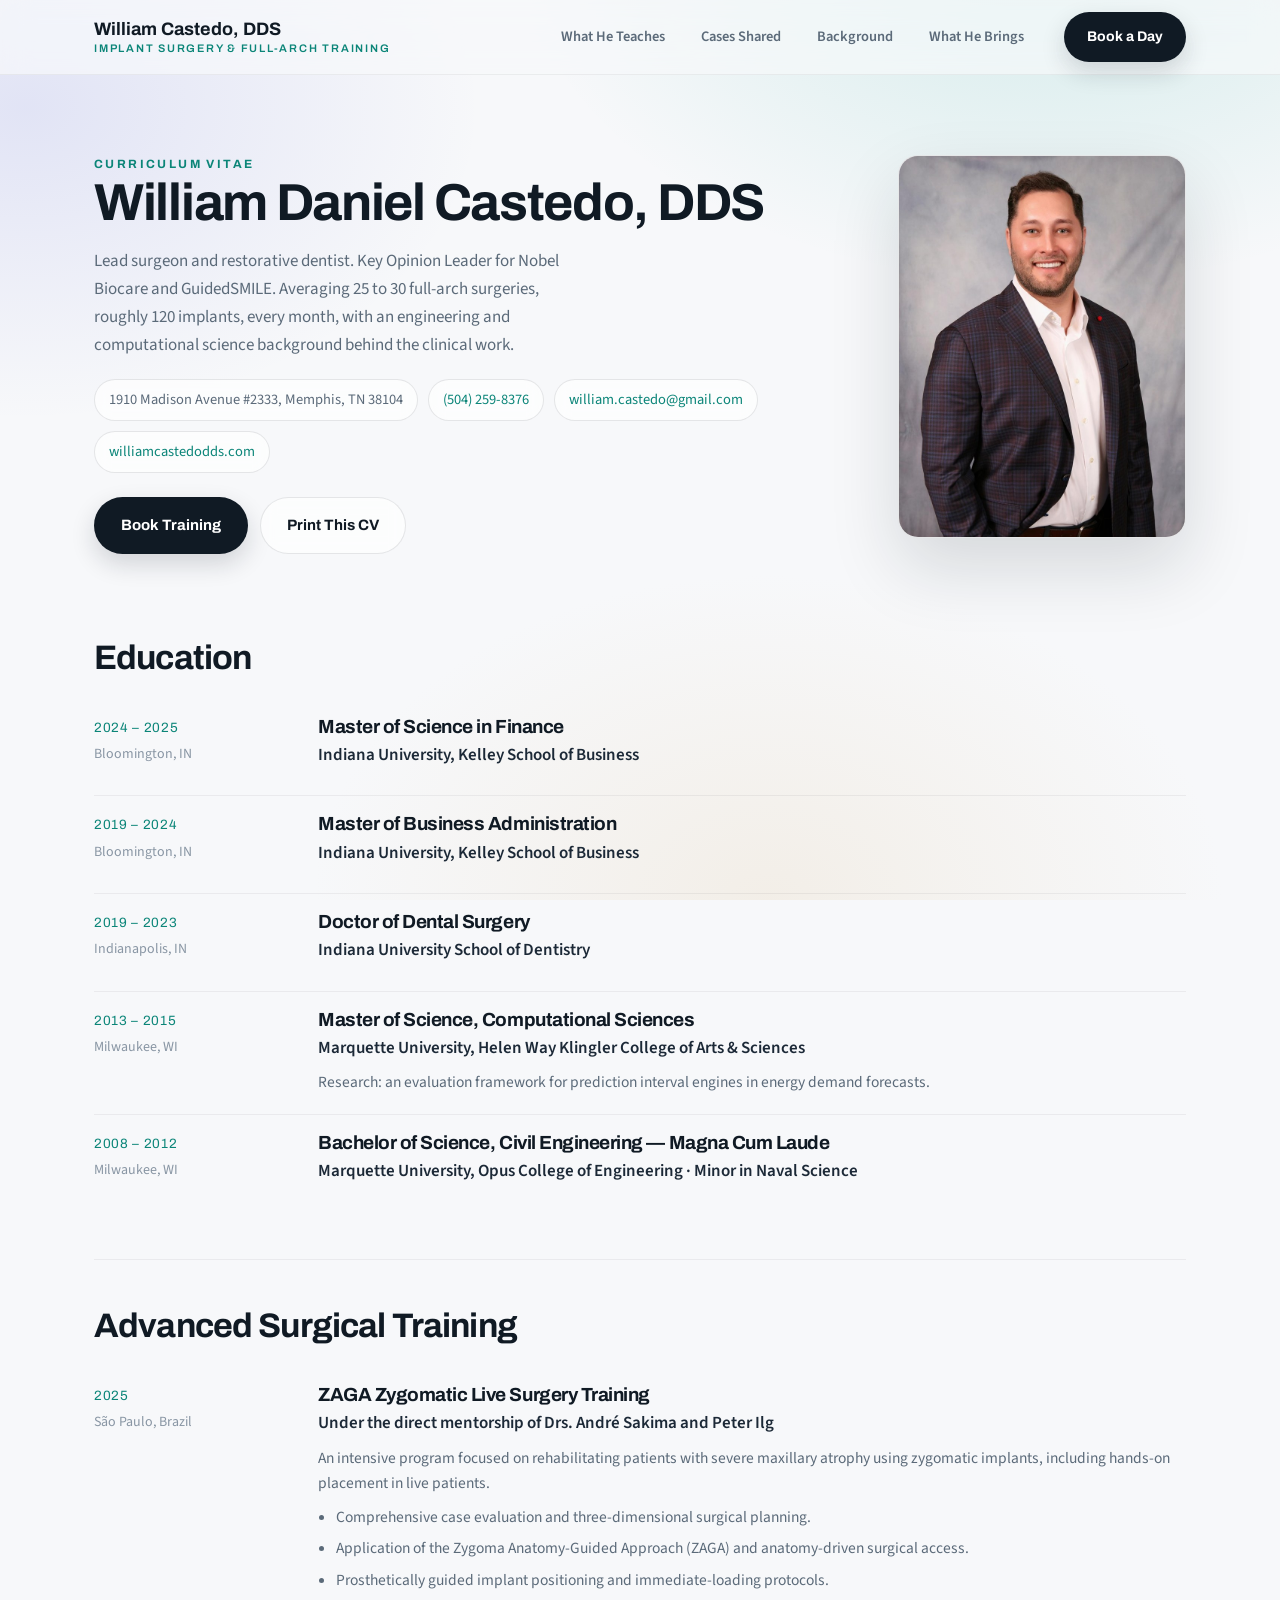
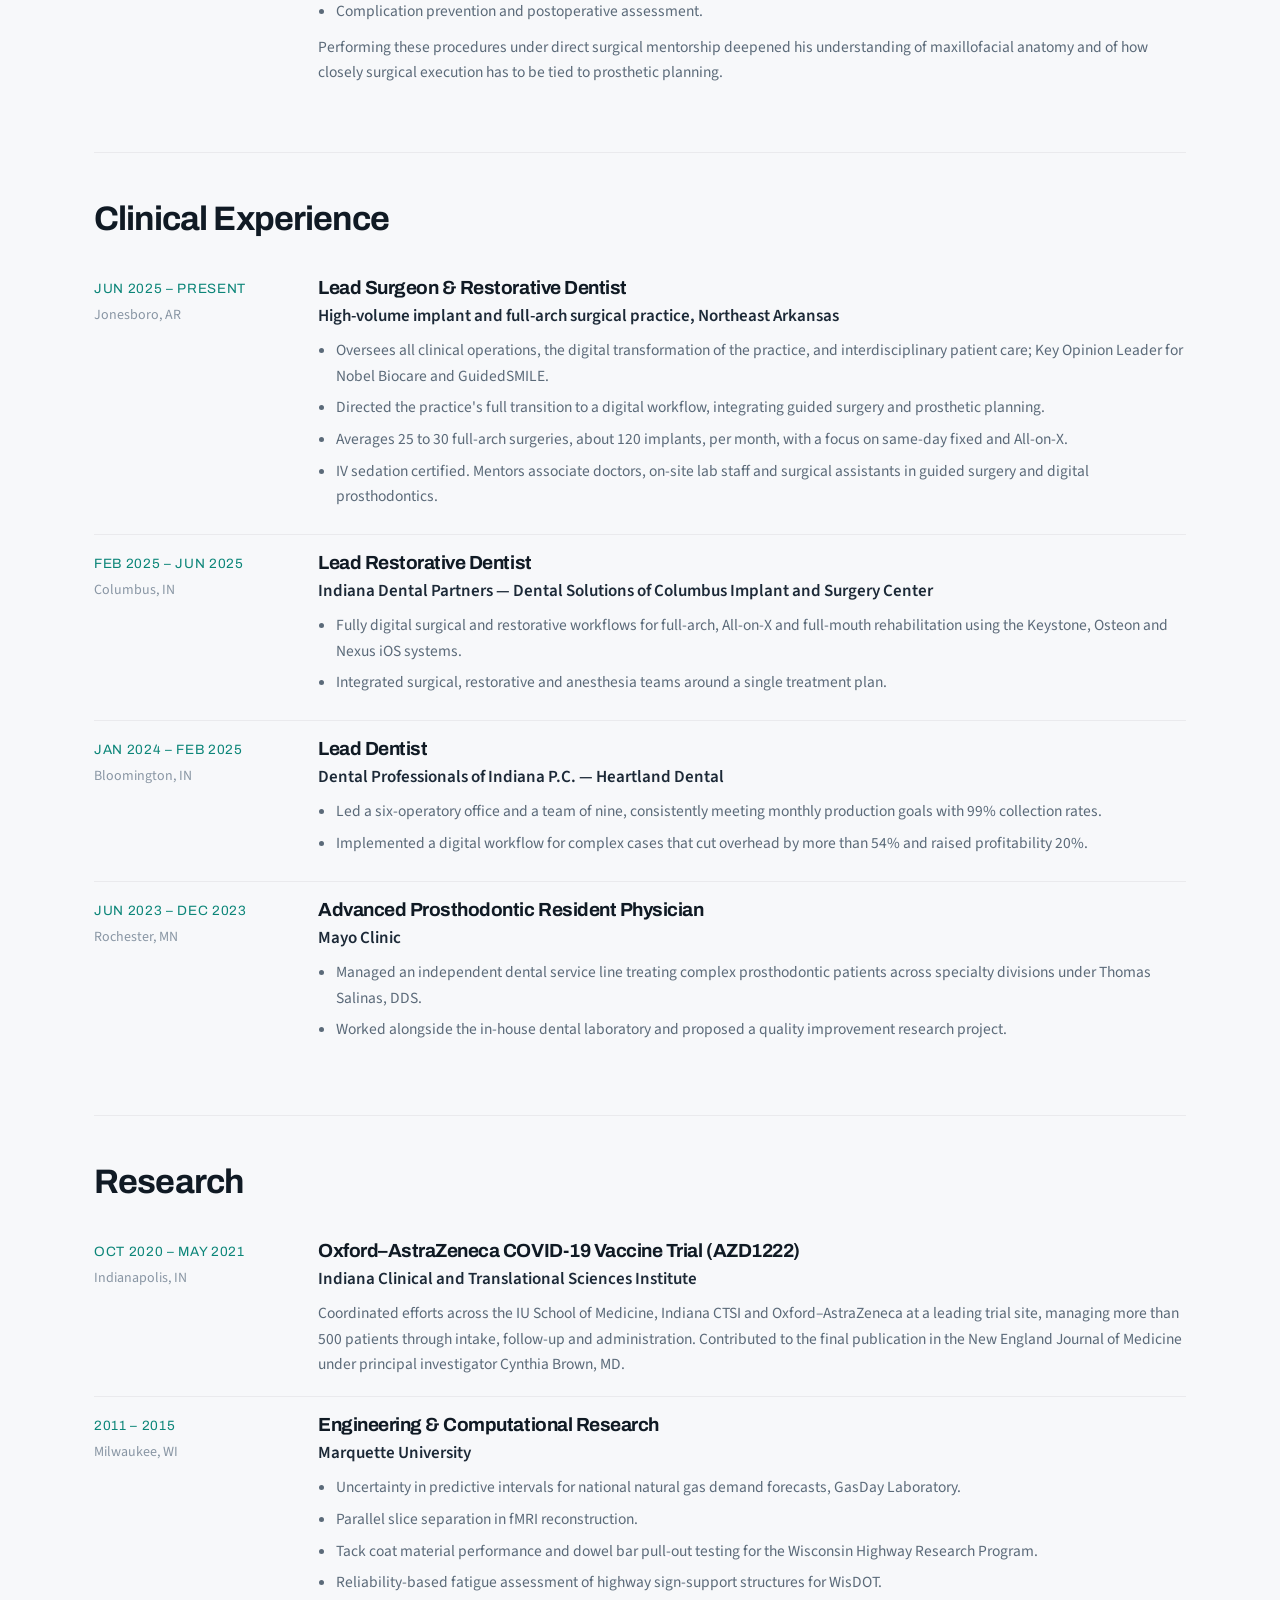
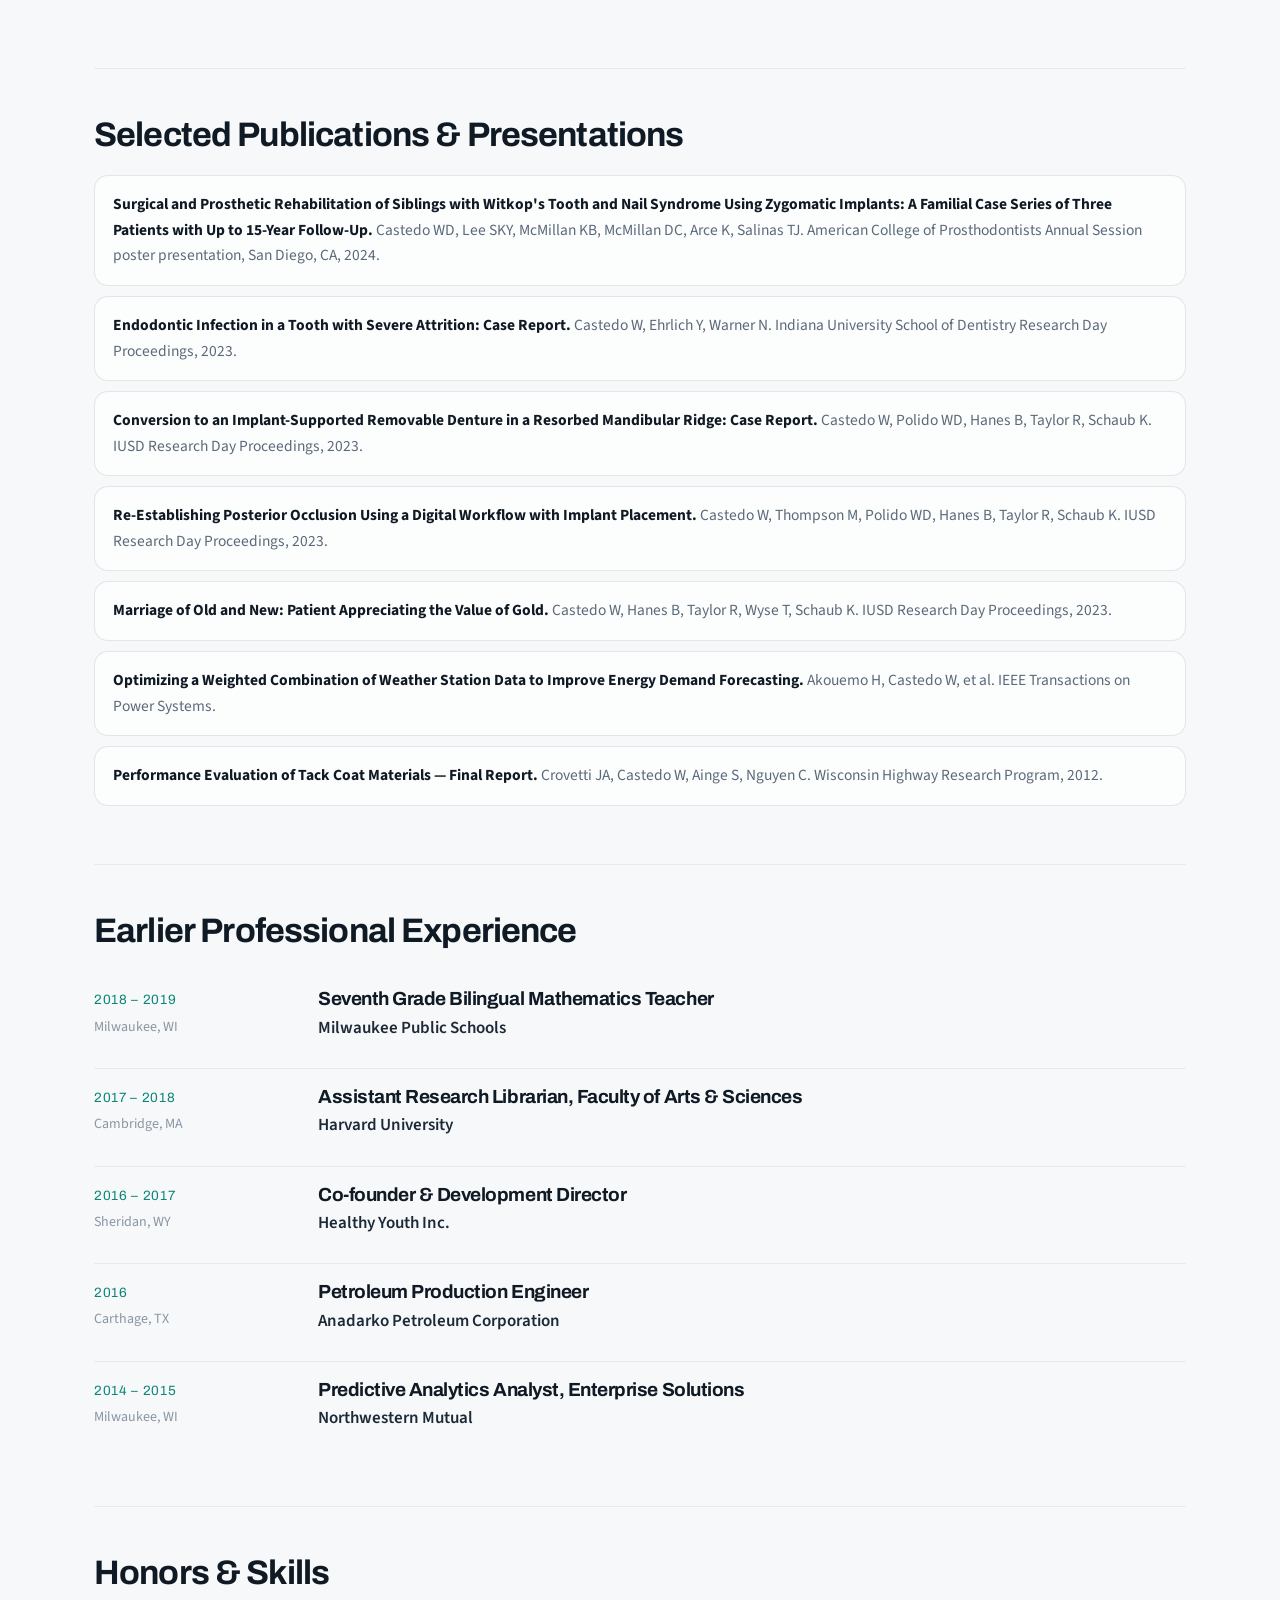
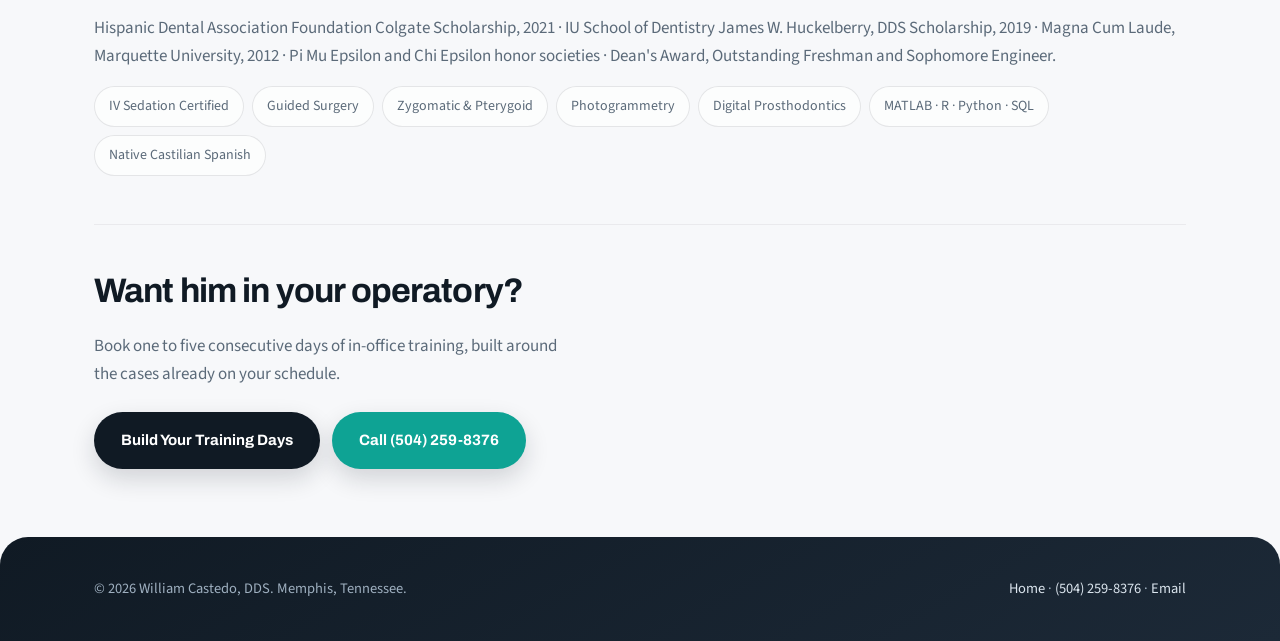
<file: cv.html>
<!DOCTYPE html>
<html lang="en">
<head>
<meta charset="utf-8">
<meta name="viewport" content="width=device-width, initial-scale=1">
<title>Curriculum Vitae - William Daniel Castedo, DDS</title>
<meta name="description" content="Concise curriculum vitae for William Daniel Castedo, DDS: education, clinical experience, research, publications and honors.">
<link rel="preconnect" href="https://fonts.googleapis.com"><link rel="preconnect" href="https://fonts.gstatic.com" crossorigin>
<link href="https://fonts.googleapis.com/css2?family=Archivo:wght@600;700&family=Source+Sans+3:wght@400;600;700&display=swap" rel="stylesheet">
<link rel="stylesheet" href="css/styles.css">
</head>
<body>

<header class="head"><div class="wrap">
  <a class="brand" href="index.html">William Castedo, DDS<small>Implant Surgery &amp; Full-Arch Training</small></a>
  <nav class="nav" aria-label="Main">
    <a href="index.html#teach">What He Teaches</a>
    <a href="cases.html">Cases Shared</a>
    <a href="index.html#background">Background</a>
    <a href="index.html#kit">What He Brings</a>
  </nav>
  <a class="btn" href="index.html#book">Book a Day</a>
</div></header>

<main class="cv">
<section class="cvhead">
  <div class="wrap cvhead-grid">
    <div>
    <p class="eyebrow">Curriculum Vitae</p>
    <h1>William Daniel Castedo, DDS</h1>
    <p>Lead surgeon and restorative dentist. Key Opinion Leader for Nobel Biocare and GuidedSMILE. Averaging 25 to 30 full-arch surgeries, roughly 120 implants, every month, with an engineering and computational science background behind the clinical work.</p>
    <div class="meta">
      <span>1910 Madison Avenue #2333, Memphis, TN 38104</span>
      <a href="tel:5042598376">(504) 259-8376</a>
      <a href="mailto:william.castedo@gmail.com">william.castedo@gmail.com</a>
      <a href="https://www.williamcastedodds.com">williamcastedodds.com</a>
    </div>
    <div class="printbar">
      <a class="btn" href="index.html#book">Book Training</a>
      <button class="btn ghost" type="button" onclick="window.print()">Print This CV</button>
    </div>
    </div>
    <figure class="cv-portrait"><img src="images/castedo-portrait.jpg" alt="Dr. William Castedo, DDS" width="760" height="1013"></figure>
  </div>
</section>

<div class="wrap">
  <section class="block">
    <h2>Education</h2>
    <div class="entry"><div class="when">2024 &ndash; 2025<span>Bloomington, IN</span></div><div><h3>Master of Science in Finance</h3><span class="org">Indiana University, Kelley School of Business</span></div></div>
    <div class="entry"><div class="when">2019 &ndash; 2024<span>Bloomington, IN</span></div><div><h3>Master of Business Administration</h3><span class="org">Indiana University, Kelley School of Business</span></div></div>
    <div class="entry"><div class="when">2019 &ndash; 2023<span>Indianapolis, IN</span></div><div><h3>Doctor of Dental Surgery</h3><span class="org">Indiana University School of Dentistry</span></div></div>
    <div class="entry"><div class="when">2013 &ndash; 2015<span>Milwaukee, WI</span></div><div><h3>Master of Science, Computational Sciences</h3><span class="org">Marquette University, Helen Way Klingler College of Arts &amp; Sciences</span><p style="margin:0;font-size:15.5px">Research: an evaluation framework for prediction interval engines in energy demand forecasts.</p></div></div>
    <div class="entry"><div class="when">2008 &ndash; 2012<span>Milwaukee, WI</span></div><div><h3>Bachelor of Science, Civil Engineering &mdash; Magna Cum Laude</h3><span class="org">Marquette University, Opus College of Engineering &middot; Minor in Naval Science</span></div></div>
  </section>

  <section class="block">
    <h2>Advanced Surgical Training</h2>
    <div class="entry">
      <div class="when">2025<span>S&atilde;o Paulo, Brazil</span></div>
      <div><h3>ZAGA Zygomatic Live Surgery Training</h3><span class="org">Under the direct mentorship of Drs. Andr&eacute; Sakima and Peter Ilg</span>
        <p style="margin:0 0 8px;font-size:15.5px">An intensive program focused on rehabilitating patients with severe maxillary atrophy using zygomatic implants, including hands-on placement in live patients.</p>
        <ul>
          <li>Comprehensive case evaluation and three-dimensional surgical planning.</li>
          <li>Application of the Zygoma Anatomy-Guided Approach (ZAGA) and anatomy-driven surgical access.</li>
          <li>Prosthetically guided implant positioning and immediate-loading protocols.</li>
          <li>Complication prevention and postoperative assessment.</li>
        </ul>
        <p style="margin:10px 0 0;font-size:15.5px">Performing these procedures under direct surgical mentorship deepened his understanding of maxillofacial anatomy and of how closely surgical execution has to be tied to prosthetic planning.</p>
      </div>
    </div>
  </section>

  <section class="block">
    <h2>Clinical Experience</h2>
    <div class="entry">
      <div class="when">Jun 2025 &ndash; Present<span>Jonesboro, AR</span></div>
      <div><h3>Lead Surgeon &amp; Restorative Dentist</h3><span class="org">High-volume implant and full-arch surgical practice, Northeast Arkansas</span>
        <ul>
          <li>Oversees all clinical operations, the digital transformation of the practice, and interdisciplinary patient care; Key Opinion Leader for Nobel Biocare and GuidedSMILE.</li>
          <li>Directed the practice's full transition to a digital workflow, integrating guided surgery and prosthetic planning.</li>
          <li>Averages 25 to 30 full-arch surgeries, about 120 implants, per month, with a focus on same-day fixed and All-on-X.</li>
          <li>IV sedation certified. Mentors associate doctors, on-site lab staff and surgical assistants in guided surgery and digital prosthodontics.</li>
        </ul>
      </div>
    </div>
    <div class="entry">
      <div class="when">Feb 2025 &ndash; Jun 2025<span>Columbus, IN</span></div>
      <div><h3>Lead Restorative Dentist</h3><span class="org">Indiana Dental Partners &mdash; Dental Solutions of Columbus Implant and Surgery Center</span>
        <ul>
          <li>Fully digital surgical and restorative workflows for full-arch, All-on-X and full-mouth rehabilitation using the Keystone, Osteon and Nexus iOS systems.</li>
          <li>Integrated surgical, restorative and anesthesia teams around a single treatment plan.</li>
        </ul>
      </div>
    </div>
    <div class="entry">
      <div class="when">Jan 2024 &ndash; Feb 2025<span>Bloomington, IN</span></div>
      <div><h3>Lead Dentist</h3><span class="org">Dental Professionals of Indiana P.C. &mdash; Heartland Dental</span>
        <ul>
          <li>Led a six-operatory office and a team of nine, consistently meeting monthly production goals with 99% collection rates.</li>
          <li>Implemented a digital workflow for complex cases that cut overhead by more than 54% and raised profitability 20%.</li>
        </ul>
      </div>
    </div>
    <div class="entry">
      <div class="when">Jun 2023 &ndash; Dec 2023<span>Rochester, MN</span></div>
      <div><h3>Advanced Prosthodontic Resident Physician</h3><span class="org">Mayo Clinic</span>
        <ul>
          <li>Managed an independent dental service line treating complex prosthodontic patients across specialty divisions under Thomas Salinas, DDS.</li>
          <li>Worked alongside the in-house dental laboratory and proposed a quality improvement research project.</li>
        </ul>
      </div>
    </div>
  </section>

  <section class="block">
    <h2>Research</h2>
    <div class="entry">
      <div class="when">Oct 2020 &ndash; May 2021<span>Indianapolis, IN</span></div>
      <div><h3>Oxford&ndash;AstraZeneca COVID-19 Vaccine Trial (AZD1222)</h3><span class="org">Indiana Clinical and Translational Sciences Institute</span>
        <p style="margin:0;font-size:15.5px">Coordinated efforts across the IU School of Medicine, Indiana CTSI and Oxford&ndash;AstraZeneca at a leading trial site, managing more than 500 patients through intake, follow-up and administration. Contributed to the final publication in the New England Journal of Medicine under principal investigator Cynthia Brown, MD.</p>
      </div>
    </div>
    <div class="entry">
      <div class="when">2011 &ndash; 2015<span>Milwaukee, WI</span></div>
      <div><h3>Engineering &amp; Computational Research</h3><span class="org">Marquette University</span>
        <ul>
          <li>Uncertainty in predictive intervals for national natural gas demand forecasts, GasDay Laboratory.</li>
          <li>Parallel slice separation in fMRI reconstruction.</li>
          <li>Tack coat material performance and dowel bar pull-out testing for the Wisconsin Highway Research Program.</li>
          <li>Reliability-based fatigue assessment of highway sign-support structures for WisDOT.</li>
        </ul>
      </div>
    </div>
  </section>

  <section class="block">
    <h2>Selected Publications &amp; Presentations</h2>
    <ul class="pubs">
      <li><b>Surgical and Prosthetic Rehabilitation of Siblings with Witkop's Tooth and Nail Syndrome Using Zygomatic Implants: A Familial Case Series of Three Patients with Up to 15-Year Follow-Up.</b> Castedo WD, Lee SKY, McMillan KB, McMillan DC, Arce K, Salinas TJ. American College of Prosthodontists Annual Session poster presentation, San Diego, CA, 2024.</li>
      <li><b>Endodontic Infection in a Tooth with Severe Attrition: Case Report.</b> Castedo W, Ehrlich Y, Warner N. Indiana University School of Dentistry Research Day Proceedings, 2023.</li>
      <li><b>Conversion to an Implant-Supported Removable Denture in a Resorbed Mandibular Ridge: Case Report.</b> Castedo W, Polido WD, Hanes B, Taylor R, Schaub K. IUSD Research Day Proceedings, 2023.</li>
      <li><b>Re-Establishing Posterior Occlusion Using a Digital Workflow with Implant Placement.</b> Castedo W, Thompson M, Polido WD, Hanes B, Taylor R, Schaub K. IUSD Research Day Proceedings, 2023.</li>
      <li><b>Marriage of Old and New: Patient Appreciating the Value of Gold.</b> Castedo W, Hanes B, Taylor R, Wyse T, Schaub K. IUSD Research Day Proceedings, 2023.</li>
      <li><b>Optimizing a Weighted Combination of Weather Station Data to Improve Energy Demand Forecasting.</b> Akouemo H, Castedo W, et al. IEEE Transactions on Power Systems.</li>
      <li><b>Performance Evaluation of Tack Coat Materials &mdash; Final Report.</b> Crovetti JA, Castedo W, Ainge S, Nguyen C. Wisconsin Highway Research Program, 2012.</li>
    </ul>
  </section>

  <section class="block">
    <h2>Earlier Professional Experience</h2>
    <div class="entry"><div class="when">2018 &ndash; 2019<span>Milwaukee, WI</span></div><div><h3>Seventh Grade Bilingual Mathematics Teacher</h3><span class="org">Milwaukee Public Schools</span></div></div>
    <div class="entry"><div class="when">2017 &ndash; 2018<span>Cambridge, MA</span></div><div><h3>Assistant Research Librarian, Faculty of Arts &amp; Sciences</h3><span class="org">Harvard University</span></div></div>
    <div class="entry"><div class="when">2016 &ndash; 2017<span>Sheridan, WY</span></div><div><h3>Co-founder &amp; Development Director</h3><span class="org">Healthy Youth Inc.</span></div></div>
    <div class="entry"><div class="when">2016<span>Carthage, TX</span></div><div><h3>Petroleum Production Engineer</h3><span class="org">Anadarko Petroleum Corporation</span></div></div>
    <div class="entry"><div class="when">2014 &ndash; 2015<span>Milwaukee, WI</span></div><div><h3>Predictive Analytics Analyst, Enterprise Solutions</h3><span class="org">Northwestern Mutual</span></div></div>
  </section>

  <section class="block">
    <h2>Honors &amp; Skills</h2>
    <p style="margin:0 0 16px">Hispanic Dental Association Foundation Colgate Scholarship, 2021 &middot; IU School of Dentistry James W. Huckelberry, DDS Scholarship, 2019 &middot; Magna Cum Laude, Marquette University, 2012 &middot; Pi Mu Epsilon and Chi Epsilon honor societies &middot; Dean's Award, Outstanding Freshman and Sophomore Engineer.</p>
    <div class="tags">
      <span>IV Sedation Certified</span><span>Guided Surgery</span><span>Zygomatic &amp; Pterygoid</span><span>Photogrammetry</span><span>Digital Prosthodontics</span><span>MATLAB &middot; R &middot; Python &middot; SQL</span><span>Native Castilian Spanish</span>
    </div>
  </section>

  <section class="block" style="border-bottom:0">
    <h2>Want him in your operatory?</h2>
    <p style="max-width:60ch">Book one to five consecutive days of in-office training, built around the cases already on your schedule.</p>
    <div class="printbar"><a class="btn" href="index.html#book">Build Your Training Days</a><a class="btn teal" href="tel:5042598376">Call (504) 259-8376</a></div>
  </section>
</div>
</main>

<footer><div class="wrap">
  <span>&copy; 2026 William Castedo, DDS. Memphis, Tennessee.</span>
  <span><a href="index.html">Home</a> &middot; <a href="tel:5042598376">(504) 259-8376</a> &middot; <a href="mailto:william.castedo@gmail.com">Email</a></span>
</div></footer>
</body>
</html>
</file>
<file: css/styles.css>
/* williamcastedodds.com — light, modern, glassy.
   Base: warm off-white with a soft color wash. Accents: teal + indigo. Rounded everything. */
:root{
  --ink:#101a24; --ink-2:#1c2937; --body:#5b6a79; --muted:#8996a4;
  --teal:#0ea394; --teal-dk:#0b8578; --indigo:#4f5bd5; --indigo-soft:rgba(79,91,213,.10);
  --sand:#efe6d8; --paper:#f7f8fa; --white:#fff;
  --glass:rgba(255,255,255,.66); --glass-2:rgba(255,255,255,.86);
  --edge:rgba(16,26,36,.10); --edge-2:rgba(16,26,36,.06);
  --tint-teal:rgba(14,163,148,.09); --tint-indigo:rgba(79,91,213,.08);
  --shadow:0 18px 40px rgba(16,26,36,.08); --shadow-lg:0 30px 70px rgba(16,26,36,.14);
  --r:20px; --r-sm:14px; --pill:999px;
  --display:"Archivo",system-ui,-apple-system,"Segoe UI",Roboto,Arial,sans-serif;
  --text:"Source Sans 3",system-ui,-apple-system,"Segoe UI",Roboto,Arial,sans-serif;
  --max:1180px; --gut:clamp(20px,4vw,44px);
}
*,*::before,*::after{box-sizing:border-box}
html{scroll-behavior:smooth;-webkit-text-size-adjust:100%;scroll-padding-top:96px}
body{margin:0;font-family:var(--text);color:var(--body);font-size:17px;line-height:1.65;overflow-x:hidden;
  background:
    radial-gradient(900px 600px at 82% -8%, rgba(14,163,148,.16), transparent 60%),
    radial-gradient(760px 520px at 2% 12%, rgba(79,91,213,.13), transparent 60%),
    radial-gradient(700px 500px at 60% 100%, rgba(239,230,216,.55), transparent 65%),
    var(--paper);
  background-attachment:fixed;
}
img{max-width:100%;display:block}
a{color:var(--teal-dk)}
h1,h2,h3,h4{font-family:var(--display);color:var(--ink);line-height:1.08;margin:0;font-weight:700;letter-spacing:-.025em}
.wrap{max-width:var(--max);margin:0 auto;padding:0 var(--gut)}
.sec{padding:clamp(52px,7vw,96px) 0}
:focus-visible{outline:3px solid var(--teal);outline-offset:3px}
.eyebrow{font-family:var(--display);font-size:12px;font-weight:700;letter-spacing:.2em;text-transform:uppercase;color:var(--teal-dk);margin:0 0 14px}
h2.h{font-size:clamp(30px,4.2vw,48px)}
.lede{font-size:clamp(17px,1.6vw,19px);max-width:62ch}
.btn{display:inline-flex;align-items:center;justify-content:center;gap:10px;font-family:var(--display);font-weight:700;font-size:15px;text-decoration:none;padding:15px 26px;border:1px solid transparent;background:var(--ink);color:#fff;border-radius:var(--pill);cursor:pointer;transition:transform .15s,box-shadow .15s,background .15s,color .15s;box-shadow:0 10px 24px rgba(16,26,36,.16)}
.btn:hover{transform:translateY(-1px);box-shadow:0 16px 30px rgba(16,26,36,.2)}
.btn.teal{background:var(--teal)}
.btn.teal:hover{background:var(--teal-dk)}
.btn.ghost{background:var(--glass);color:var(--ink);border-color:var(--edge);box-shadow:none;backdrop-filter:blur(8px)}
.btn.ghost:hover{background:var(--white)}
.btn.dark{background:var(--ink-2)}
.btn[disabled]{opacity:.45;cursor:not-allowed}

/* header */
.head{position:sticky;top:0;z-index:40;background:rgba(247,248,250,.72);backdrop-filter:blur(14px) saturate(140%);border-bottom:1px solid var(--edge-2)}
.head .wrap{display:flex;align-items:center;gap:26px;min-height:74px}
.brand{font-family:var(--display);font-weight:700;font-size:18px;color:var(--ink);text-decoration:none;line-height:1.1}
.brand small{display:block;font-size:11px;letter-spacing:.16em;text-transform:uppercase;color:var(--teal-dk);font-weight:600;margin-top:2px}
.nav{margin-left:auto;display:flex;gap:8px;align-items:center}
.nav a{color:var(--body);text-decoration:none;font-size:14.5px;font-weight:600;padding:8px 14px;border-radius:var(--pill)}
.nav a:hover{background:var(--glass-2);color:var(--ink)}
.head .btn{padding:12px 22px;font-size:14px}

/* hero */
.hero .wrap{display:grid;grid-template-columns:1.22fr .78fr;gap:clamp(28px,5vw,64px);align-items:center;padding-top:clamp(40px,6vw,76px);padding-bottom:clamp(40px,6vw,76px)}
.hero .kicker{display:inline-block;font-family:var(--display);font-size:12.5px;letter-spacing:.16em;text-transform:uppercase;color:var(--teal-dk);background:var(--tint-teal);border:1px solid rgba(14,163,148,.2);padding:8px 16px;border-radius:var(--pill);margin:0 0 22px}
.hero h1{font-size:clamp(38px,5.6vw,66px)}
.sub-h1{font-family:var(--display);font-weight:600;font-size:clamp(17px,1.8vw,21px);color:var(--teal-dk);margin:16px 0 0}
.hero p.intro{font-size:clamp(16.5px,1.6vw,18.5px);margin:20px 0 30px;max-width:56ch}
.hero .ctas{display:flex;gap:12px;flex-wrap:wrap}
.portrait{max-width:372px;margin-left:auto}
.portrait .plate{display:block;background:linear-gradient(170deg,rgba(255,255,255,.7),rgba(239,230,216,.9));border:1px solid var(--edge);border-radius:28px;overflow:hidden;box-shadow:var(--shadow-lg);backdrop-filter:blur(6px)}
.portrait img{width:100%;max-width:372px;height:auto;aspect-ratio:433/498;object-fit:contain;margin:0 auto}
.portrait .tagstrip{display:flex;gap:7px;flex-wrap:wrap;margin-top:18px;justify-content:center}
.tagstrip span{position:relative;display:inline-flex;align-items:center;gap:8px;font-size:10.5px;font-weight:700;letter-spacing:.06em;text-transform:uppercase;color:var(--ink-2);
  background:linear-gradient(var(--glass-2),var(--glass-2)) padding-box,linear-gradient(120deg,rgba(14,163,148,.55),rgba(79,91,213,.5)) border-box;
  border:1.5px solid transparent;padding:7px 12px;border-radius:var(--pill);backdrop-filter:blur(8px);box-shadow:0 6px 16px rgba(16,26,36,.07);transition:transform .16s,box-shadow .16s}
.tagstrip span::before{content:"";width:6px;height:6px;flex:none;border-radius:50%;background:linear-gradient(120deg,var(--teal),var(--indigo));box-shadow:0 0 0 3px rgba(14,163,148,.14)}
.tagstrip span:hover{transform:translateY(-2px);box-shadow:0 12px 24px rgba(16,26,36,.12)}

/* stats */
.stats .wrap{display:grid;grid-template-columns:repeat(4,1fr);gap:clamp(14px,2vw,20px);padding-top:10px;padding-bottom:clamp(30px,5vw,50px)}
.stat{background:var(--glass);border:1px solid var(--edge);border-radius:var(--r);padding:24px 22px;backdrop-filter:blur(10px);box-shadow:var(--shadow)}
.stat b{display:block;font-family:var(--display);font-size:clamp(34px,4.2vw,50px);line-height:1;letter-spacing:-.035em;
  background:linear-gradient(120deg,var(--teal),var(--indigo));-webkit-background-clip:text;background-clip:text;color:transparent}
.stat span{display:block;margin-top:10px;font-size:15px;color:var(--body)}
.stat i{font-style:normal;color:var(--teal-dk)}
.stat.note b{font-size:clamp(18px,2vw,22px);line-height:1.2}

/* curriculum cards */
.grid3{display:grid;grid-template-columns:repeat(3,1fr);gap:18px;margin-top:40px}
.tcard{background:var(--glass);border:1px solid var(--edge);border-radius:var(--r);padding:26px 24px;backdrop-filter:blur(10px);transition:transform .16s,box-shadow .16s,background .16s}
.tcard:hover{transform:translateY(-3px);box-shadow:var(--shadow);background:var(--glass-2)}
.tcard h3{font-size:19px;margin-bottom:8px}
.tcard p{margin:0;font-size:15.5px}
.tcard .num{display:inline-block;font-family:var(--display);font-size:11.5px;letter-spacing:.14em;color:var(--indigo);background:var(--indigo-soft);padding:5px 10px;border-radius:var(--pill);margin-bottom:14px}

/* split / credentials */
.split{display:grid;grid-template-columns:1fr 1fr;gap:clamp(30px,5vw,60px);align-items:start}
.creds{display:grid;gap:12px}
.cred{display:grid;grid-template-columns:112px 1fr;gap:18px;align-items:center;background:var(--glass);border:1px solid var(--edge);border-radius:var(--r-sm);padding:14px 18px;backdrop-filter:blur(10px)}
.mark{width:112px;height:66px;background:#fff;border:1px solid var(--edge-2);border-radius:12px;padding:8px;display:flex;align-items:center;justify-content:center;font-family:var(--display);font-weight:700;color:#fff}
.mark img{max-width:100%;max-height:100%;width:auto;object-fit:contain}
.mark.gs{background:linear-gradient(140deg,#5b3e96,#4f5bd5);border-color:transparent;font-size:15px}
.mark.zaga{background:linear-gradient(140deg,#0ea394,#14b8a6);border-color:transparent;font-size:15px;letter-spacing:.06em}
.cred b{display:block;font-family:var(--display);color:var(--ink);font-size:16px;letter-spacing:-.01em}
.cred span{font-size:14.5px}

/* how a day runs */
.dark-panel{background:linear-gradient(150deg,rgba(16,26,36,.96),rgba(28,41,55,.94));color:#c9d5e0;padding:clamp(26px,4vw,40px);border-radius:var(--r);box-shadow:var(--shadow)}
.dark-panel h3{color:#fff;font-size:22px;margin-bottom:14px}
.dark-panel ul{list-style:none;margin:0;padding:0}
.dark-panel li{padding:12px 0 12px 26px;border-bottom:1px solid rgba(255,255,255,.1);position:relative;font-size:15.5px}
.dark-panel li:last-child{border-bottom:0}
.dark-panel li::before{content:"";position:absolute;left:0;top:21px;width:10px;height:10px;border-radius:50%;background:linear-gradient(120deg,var(--teal),var(--indigo))}

/* quote */
.quote{padding:clamp(26px,3vw,38px) 0}
.quote blockquote{margin:0 auto;max-width:74ch;text-align:center;background:var(--glass);border:1px solid var(--edge);border-left:4px solid var(--teal);border-radius:8px;padding:clamp(20px,2.4vw,30px) clamp(22px,3vw,40px);backdrop-filter:blur(10px);box-shadow:var(--shadow)}
.quote p{font-family:var(--display);font-size:clamp(20px,2.4vw,28px);color:var(--ink);line-height:1.25;letter-spacing:-.025em;margin:0 0 10px}
.quote cite{font-style:normal;font-size:15px;color:var(--body)}

/* kit */
.kit{display:grid;grid-template-columns:repeat(3,1fr);gap:16px;margin-top:36px}
.kit div{background:var(--glass);border:1px solid var(--edge);border-radius:var(--r-sm);padding:20px;backdrop-filter:blur(10px)}
.kit b{font-family:var(--display);color:var(--ink);display:block;font-size:16px;margin-bottom:4px}
.kit span{font-size:15px}

/* booking */
.book{position:relative}
.book .layout{display:grid;grid-template-columns:1.25fr .75fr;gap:22px;align-items:start;margin-top:40px}
.panel{background:var(--glass);border:1px solid var(--edge);border-radius:var(--r);padding:clamp(22px,3vw,30px);backdrop-filter:blur(12px);box-shadow:var(--shadow)}
.panel + .panel{margin-top:18px}
.panel h3{font-size:19px;margin-bottom:4px}
.panel .hint{font-size:14.5px;color:var(--muted);margin:0 0 18px}
.days{display:flex;gap:10px;flex-wrap:wrap}
.day{flex:1 1 92px;background:var(--white);border:1px solid var(--edge);color:var(--ink);font-family:var(--display);font-weight:700;padding:14px 8px;cursor:pointer;border-radius:var(--r-sm);text-align:center;transition:.16s}
.day b{display:block;font-size:22px}
.day small{display:block;font-size:12px;color:var(--muted);margin-top:3px;font-weight:600}
.day:hover{border-color:var(--teal);transform:translateY(-1px)}
.day[aria-pressed="true"]{background:linear-gradient(135deg,var(--teal),#14b8a6);border-color:transparent;color:#fff;box-shadow:0 12px 26px rgba(14,163,148,.32)}
.day[aria-pressed="true"] small{color:rgba(255,255,255,.85)}
.topics{display:grid;grid-template-columns:1fr 1fr;gap:10px;margin-top:6px}
.topic{display:flex;gap:12px;align-items:flex-start;background:var(--white);border:1px solid var(--edge);padding:14px;border-radius:var(--r-sm);cursor:pointer;transition:.16s}
.topic:hover{border-color:var(--teal)}
.topic input{margin:2px 0 0;accent-color:var(--teal);width:18px;height:18px;flex:none}
.topic b{display:block;font-family:var(--display);color:var(--ink);font-size:15px;line-height:1.25}
.topic span{font-size:13.5px;color:var(--muted);display:block;margin-top:4px}
.topic.is-full{opacity:.45}
.topic.is-picked{border-color:rgba(14,163,148,.45);background:var(--tint-teal)}
.fields{display:grid;grid-template-columns:1fr 1fr;gap:14px}
.field span{display:block;font-size:12.5px;font-weight:700;letter-spacing:.06em;text-transform:uppercase;color:var(--muted);margin-bottom:6px}
.field input,.field textarea{width:100%;background:var(--white);border:1px solid var(--edge);color:var(--ink);padding:12px 14px;font:inherit;font-size:15px;border-radius:12px}
.field input:focus,.field textarea:focus{border-color:var(--teal);outline:none;box-shadow:0 0 0 4px var(--tint-teal)}
.field.full{grid-column:1/-1}
.summary{position:sticky;top:98px;background:linear-gradient(160deg,rgba(255,255,255,.9),rgba(255,255,255,.72));border:1px solid var(--edge);border-radius:var(--r);padding:clamp(22px,3vw,28px);backdrop-filter:blur(14px);box-shadow:var(--shadow-lg)}
.summary h3{font-size:20px}
.summary .rows{margin:16px 0 0;border-top:1px solid var(--edge-2)}
.srow{display:flex;justify-content:space-between;gap:14px;padding:11px 0;border-bottom:1px solid var(--edge-2);font-size:15px}
.srow b{color:var(--ink);font-weight:600}
.srow.total{border-bottom:0;padding-top:16px;font-family:var(--display);font-size:20px;color:var(--ink)}
.srow.total b{font-size:28px;background:linear-gradient(120deg,var(--teal),var(--indigo));-webkit-background-clip:text;background-clip:text;color:transparent}
.srow small{display:block;color:var(--muted);font-size:12.5px}
.chips{display:flex;flex-wrap:wrap;gap:7px;margin-top:14px}
.chips span{font-size:12px;background:var(--tint-indigo);border:1px solid rgba(79,91,213,.18);color:#3b45a8;padding:6px 11px;border-radius:var(--pill)}
.summary .btn{width:100%;margin-top:20px}
.fineprint{font-size:12.5px;color:var(--muted);margin-top:14px}
.counter{font-size:13px;color:var(--teal-dk);font-weight:700}

/* contact + footer */
.contact .tcard b{font-family:var(--display);color:var(--ink);font-size:18px;display:block;margin-bottom:4px}
.contact a{text-decoration:none;font-weight:600}
footer{background:linear-gradient(150deg,var(--ink),var(--ink-2));color:#9fb0c0;padding:40px 0;font-size:14.5px;border-radius:28px 28px 0 0;margin-top:20px}
footer .wrap{display:flex;justify-content:space-between;gap:18px;flex-wrap:wrap;align-items:center}
footer a{color:#dbe5ee;text-decoration:none}
footer a:hover{color:#fff}

/* CV page */
.cvhead{padding:clamp(36px,5vw,64px) 0 clamp(24px,3vw,40px)}
.cvhead-grid{display:grid;grid-template-columns:1fr 288px;gap:clamp(24px,4vw,52px);align-items:center}
.cv-portrait{margin:0}
.cv-portrait img{width:100%;height:auto;border-radius:var(--r);border:1px solid var(--edge);box-shadow:var(--shadow-lg);background:#fff}
.cvhead h1{font-size:clamp(32px,4.6vw,52px)}
.cvhead p{margin:16px 0 0;max-width:62ch}
.cvhead .meta{display:flex;gap:10px;flex-wrap:wrap;margin-top:20px;font-size:14.5px}
.cvhead .meta span,.cvhead .meta a{background:var(--glass);border:1px solid var(--edge);padding:8px 14px;border-radius:var(--pill);text-decoration:none;backdrop-filter:blur(8px)}
.cv .block{padding:clamp(28px,4vw,48px) 0;border-bottom:1px solid var(--edge-2)}
.cv h2{font-size:clamp(24px,3vw,34px);margin-bottom:22px}
.entry{display:grid;grid-template-columns:200px 1fr;gap:24px;padding:18px 0;border-top:1px solid var(--edge-2)}
.entry:first-of-type{border-top:0}
.entry .when{font-family:var(--display);font-size:13.5px;letter-spacing:.05em;color:var(--teal-dk);text-transform:uppercase}
.entry .when span{display:block;color:var(--muted);letter-spacing:0;text-transform:none;font-family:var(--text);font-size:14px;margin-top:4px}
.entry h3{font-size:19px;margin-bottom:4px}
.entry .org{font-weight:600;color:var(--ink-2);display:block;margin-bottom:8px}
.entry ul{margin:8px 0 0;padding-left:18px}
.entry li{margin-bottom:6px;font-size:15.5px}
.pubs{list-style:none;margin:0;padding:0}
.pubs li{padding:16px 18px;background:var(--glass);border:1px solid var(--edge);border-radius:var(--r-sm);font-size:15.5px;margin-bottom:10px;backdrop-filter:blur(8px)}
.pubs b{color:var(--ink)}
.tags{display:flex;flex-wrap:wrap;gap:8px}
.tags span{background:var(--glass);border:1px solid var(--edge);padding:8px 14px;font-size:14px;border-radius:var(--pill)}
.printbar{display:flex;gap:12px;flex-wrap:wrap;margin-top:24px}

@media (max-width:980px){
  .cvhead-grid{grid-template-columns:1fr}
  .cv-portrait{max-width:250px;margin-top:8px}
  .cv-portrait{max-width:260px}
  .nav{display:none}
  .hero .wrap,.split,.book .layout{grid-template-columns:1fr}
  .stats .wrap{grid-template-columns:1fr 1fr}
  .grid3,.kit{grid-template-columns:1fr}
  .summary{position:static}
  .entry{grid-template-columns:1fr;gap:6px}
}
@media (max-width:980px){
  .portrait{margin:0 auto}
}
@media (max-width:640px){
  .topics,.fields{grid-template-columns:1fr}
  .portrait img{max-width:320px}
  .btn{width:100%}
  .head .btn{width:auto}
  .stats .wrap{grid-template-columns:1fr}
}
@media print{
  .head,.printbar,footer,.cvhead .meta{display:none}
  .cvhead-grid{grid-template-columns:1fr 150px;gap:18px}
  .cv-portrait img{box-shadow:none;border-radius:6px}
  body{font-size:12pt;color:#000;background:#fff}
  .pubs li,.tags span{background:#fff;border:0;padding:4pt 0}
  .cv .block{padding:10pt 0;border-bottom:0}
}
@media (prefers-reduced-motion:reduce){html{scroll-behavior:auto}*{transition:none!important}}

/* ---------- Cases Shared page ---------- */
.caseshead{padding:clamp(36px,5vw,64px) 0 clamp(18px,3vw,30px)}
.caseshead h1{font-size:clamp(32px,4.6vw,52px)}
.caseshead p{margin:16px 0 0;max-width:62ch}
.case{background:var(--glass);border:1px solid var(--edge);border-radius:var(--r);padding:clamp(20px,3vw,30px);backdrop-filter:blur(10px);box-shadow:var(--shadow);margin-bottom:22px}
.case-head{display:flex;align-items:baseline;gap:14px;flex-wrap:wrap;margin-bottom:6px}
.case-no{font-family:var(--display);font-size:12px;font-weight:700;letter-spacing:.14em;color:var(--indigo);background:var(--indigo-soft);padding:5px 11px;border-radius:var(--pill)}
.case-head h2{font-size:clamp(20px,2.2vw,26px)}
.case-meta{font-size:14px;color:var(--muted)}
.case-grid{display:grid;grid-template-columns:1fr 1fr;gap:14px;margin:18px 0 0}
.shot{margin:0}
.shot .frame{position:relative;border-radius:var(--r-sm);overflow:hidden;background:rgba(16,26,36,.04);border:2px dashed rgba(16,26,36,.16);aspect-ratio:4/3;display:flex;align-items:center;justify-content:center;cursor:pointer;transition:border-color .15s,background .15s}
.shot .frame:hover{border-color:var(--teal);background:var(--tint-teal)}
.shot .frame.is-over{border-color:var(--teal);background:rgba(14,163,148,.16)}
.shot .frame.has-img{border-style:solid;border-color:var(--edge);cursor:default}
.shot .drop-note{position:absolute;inset:auto 0 0 0;background:rgba(16,26,36,.72);color:#fff;font-size:11.5px;letter-spacing:.06em;text-transform:uppercase;padding:6px;text-align:center}
.cases-tools{display:flex;gap:12px;flex-wrap:wrap;align-items:center;margin:8px 0 26px;font-size:14px;color:var(--muted)}
.cases-tools button{font:inherit;font-weight:700;color:var(--teal-dk);background:var(--glass);border:1px solid var(--edge);padding:8px 16px;border-radius:var(--pill);cursor:pointer}
.cases-tools button:hover{background:#fff}
.shot.pano .frame{aspect-ratio:2/1}
.shot .frame img{width:100%;height:100%;object-fit:cover}
.shot .ph{padding:16px;text-align:center;font-size:13px;color:var(--muted);line-height:1.5}
.shot .ph b{display:block;font-family:var(--display);color:var(--body);font-size:13.5px;margin-bottom:4px}
.shot .ph code{font-size:12px;background:rgba(16,26,36,.05);padding:2px 6px;border-radius:5px;word-break:break-all}
.shot figcaption{font-family:var(--display);font-size:12px;font-weight:700;letter-spacing:.12em;text-transform:uppercase;color:var(--teal-dk);margin-top:8px}
.shot.after figcaption{color:var(--indigo)}
.case-notes{margin-top:20px;background:var(--white);border:1px solid var(--edge);border-radius:var(--r-sm);padding:18px 20px}
.case-notes h3{font-family:var(--display);font-size:13px;letter-spacing:.1em;text-transform:uppercase;color:var(--muted);margin-bottom:8px}
.case-notes p{margin:0 0 10px;font-size:15.5px}
.case-notes p:last-child{margin-bottom:0}
.case-notes .todo{color:var(--muted);font-style:italic}
.case-tags{display:flex;flex-wrap:wrap;gap:7px;margin-top:14px}
.case-tags span{font-size:12px;background:var(--tint-teal);border:1px solid rgba(14,163,148,.2);color:var(--teal-dk);padding:5px 11px;border-radius:var(--pill)}
@media (max-width:720px){ .case-grid{grid-template-columns:1fr} }

/* ---------- crop dialog ---------- */
.crop-modal{position:fixed;inset:0;z-index:200;background:rgba(10,16,22,.62);backdrop-filter:blur(6px);display:flex;align-items:center;justify-content:center;padding:20px}
.crop-box{background:#fff;border-radius:var(--r);box-shadow:0 40px 90px rgba(0,0,0,.4);max-width:100%;overflow:hidden}
.crop-bar,.crop-foot{display:flex;align-items:center;gap:14px;justify-content:space-between;padding:14px 18px;flex-wrap:wrap}
.crop-bar{border-bottom:1px solid var(--edge-2)}
.crop-foot{border-top:1px solid var(--edge-2)}
.crop-bar b{font-family:var(--display);color:var(--ink);font-size:15px}
.crop-hint{font-size:13.5px;color:var(--muted)}
.crop-actions{display:flex;gap:8px;flex-wrap:wrap}
.cbtn{font:inherit;font-size:14px;font-weight:700;color:var(--ink);background:var(--paper);border:1px solid var(--edge);padding:9px 16px;border-radius:var(--pill);cursor:pointer}
.cbtn:hover{background:#eef1f3}
.cbtn.primary{background:var(--teal);border-color:var(--teal);color:#fff}
.cbtn.primary:hover{background:var(--teal-dk)}
.crop-stage{position:relative;margin:0 auto;background:#0e1620;touch-action:none;max-width:100%}
.crop-stage img{display:block;width:100%;height:100%;user-select:none;-webkit-user-drag:none}
.crop-sel{position:absolute;border:2px solid #fff;box-shadow:0 0 0 9999px rgba(10,16,22,.5);cursor:move;touch-action:none}
.crop-sel i{position:absolute;width:16px;height:16px;background:#fff;border-radius:3px;box-shadow:0 1px 4px rgba(0,0,0,.4)}
.crop-sel i[data-h="nw"]{left:-8px;top:-8px;cursor:nwse-resize}
.crop-sel i[data-h="ne"]{right:-8px;top:-8px;cursor:nesw-resize}
.crop-sel i[data-h="sw"]{left:-8px;bottom:-8px;cursor:nesw-resize}
.crop-sel i[data-h="se"]{right:-8px;bottom:-8px;cursor:nwse-resize}
</file>
